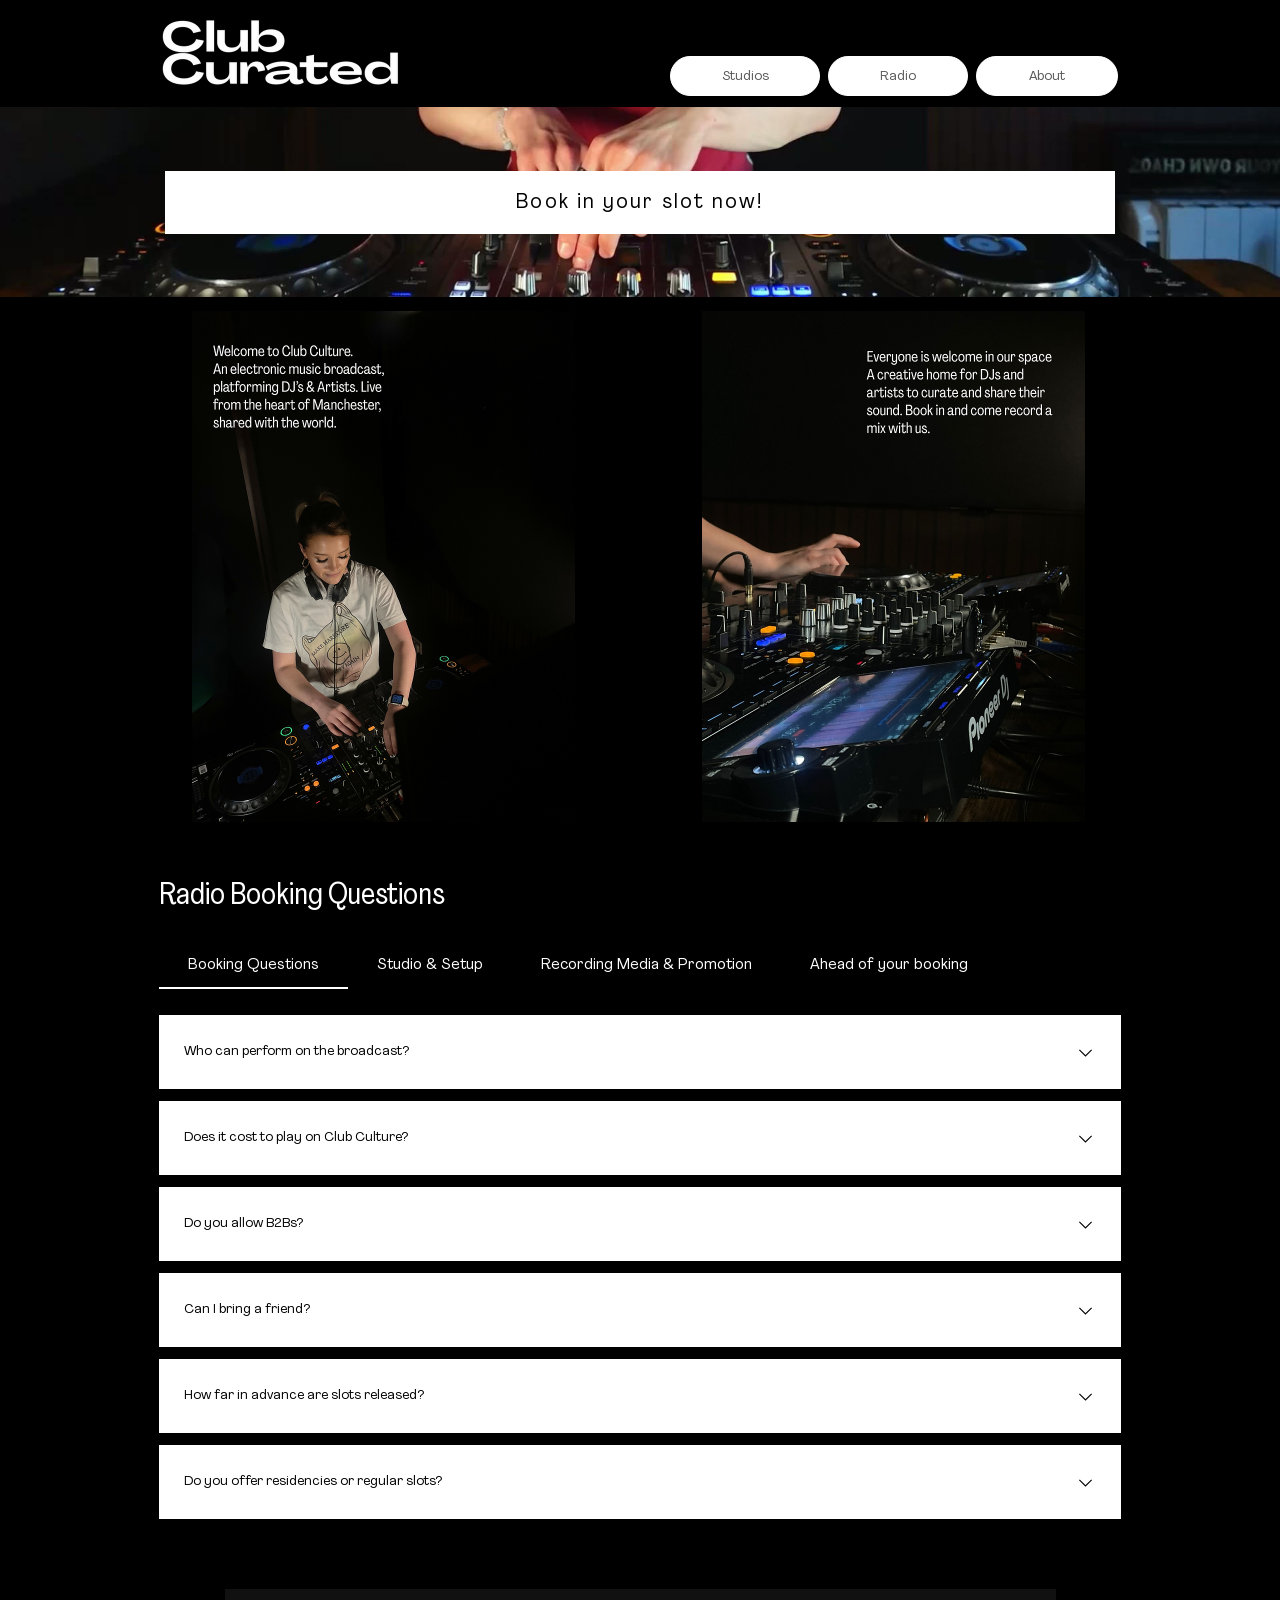
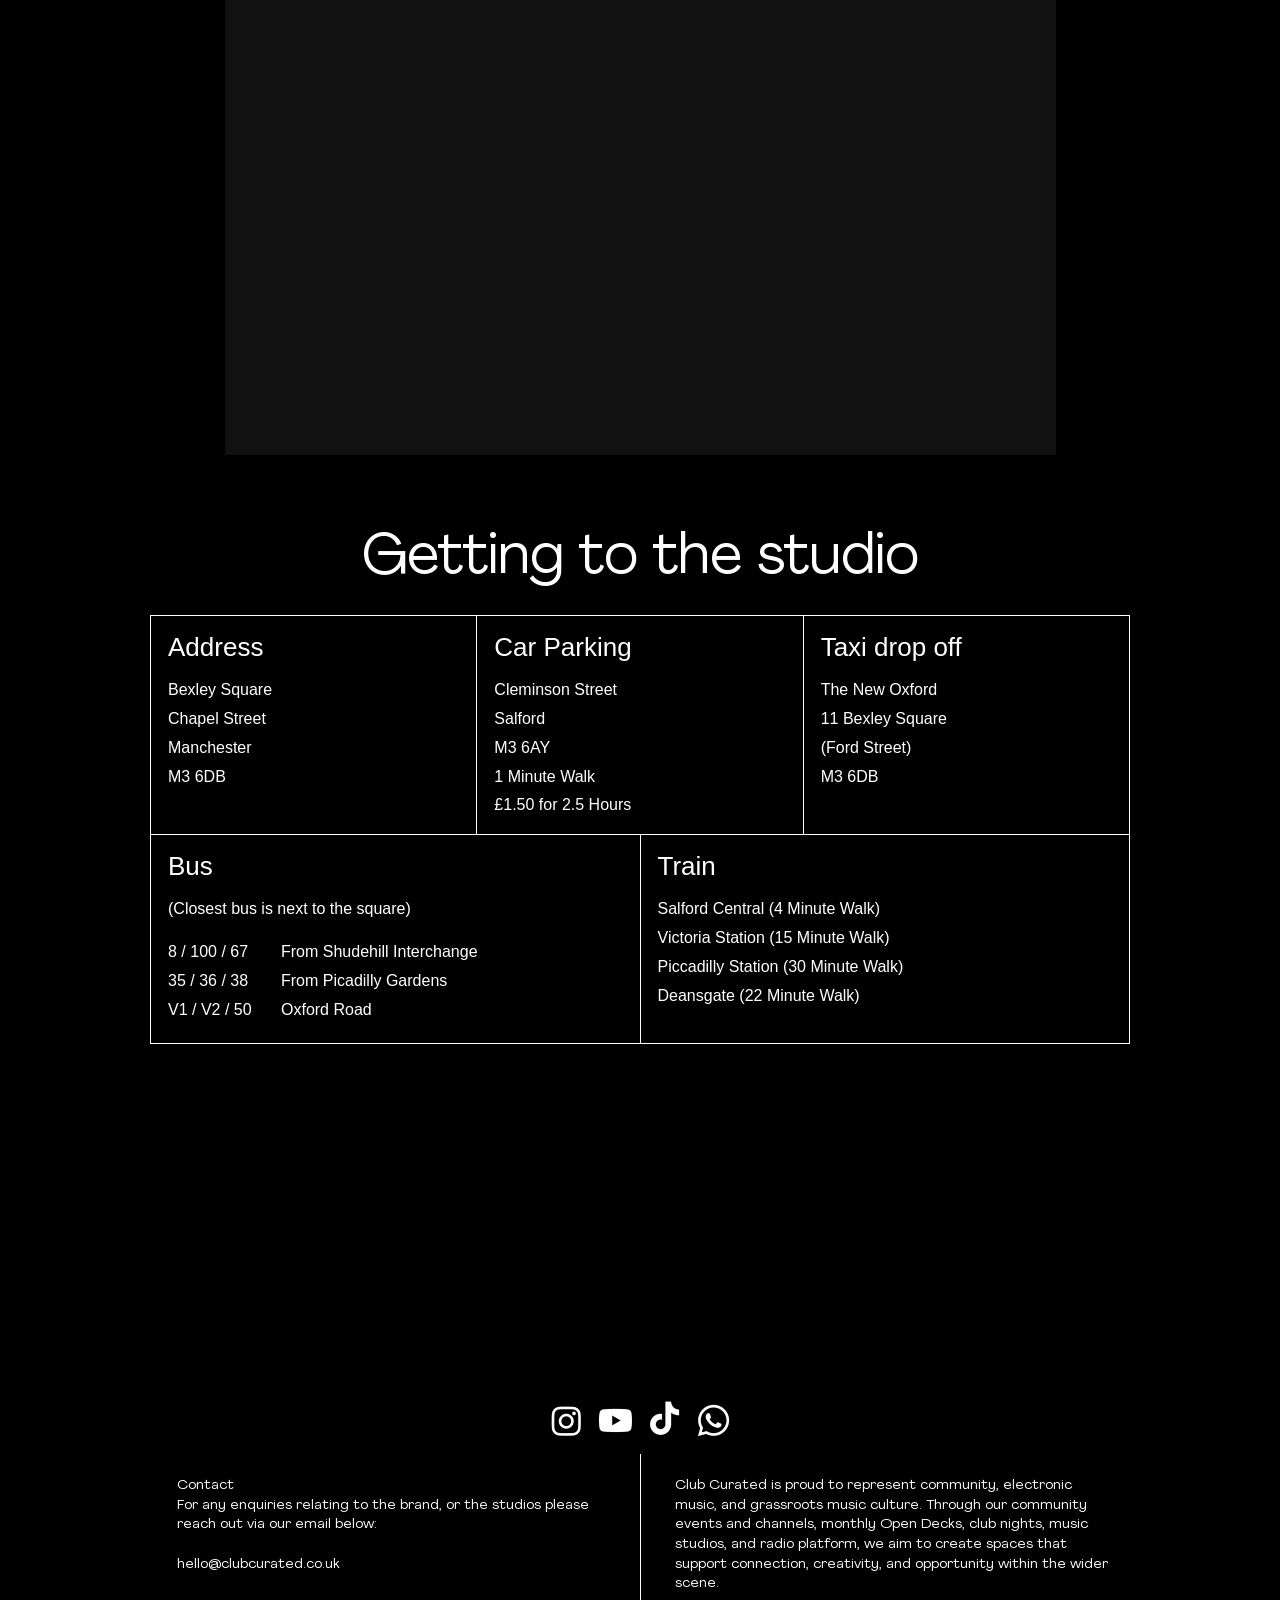
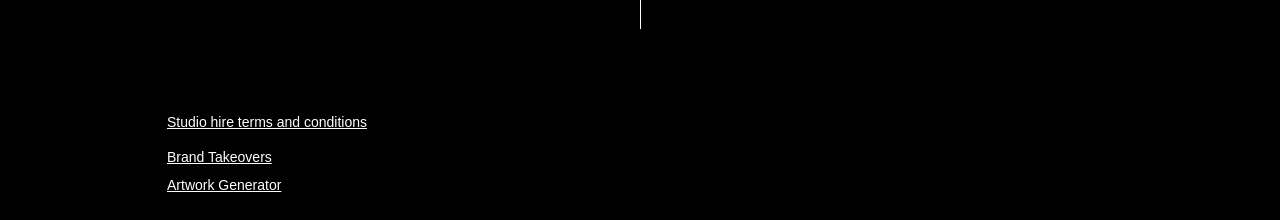
<file: index.html>
<!DOCTYPE html>
<html lang="en">
<head>
<meta charset="utf-8">
<meta name="viewport" content="width=device-width, initial-scale=1">
<title>Radio | Club Curated</title>
<meta name="description" content="Club Culture – an electronic music broadcast platforming DJs &amp; artists, live from the heart of Manchester.">
<meta property="og:title" content="Radio | Club Curated">
<meta property="og:site_name" content="Club Curated">
<meta property="og:type" content="website">
<link rel="icon" href="assets/img/logo.png">
<link rel="preload" href="assets/fonts/cc-1.woff2" as="font" type="font/woff2" crossorigin>
<link rel="stylesheet" href="assets/css/style.css">
</head>
<body>
<header class="site-header">
  <div class="wrap header-in">
    <a class="logo" href="index.html" aria-label="Club Curated – home"><img src="assets/img/logo.png" alt="Club Curated" width="243" height="68"></a>
    <nav class="nav" aria-label="Site">
      <div class="nav-item has-sub">
        <a class="pill" href="studios.html">Studios</a>
        <div class="sub"><a class="pill outline" href="dj-studio.html">DJ Studio</a><a class="pill outline" href="music-production.html">Music Production</a></div>
      </div>
      <div class="nav-item"><a class="pill" href="index.html" aria-current="page">Radio</a></div>
      <div class="nav-item"><a class="pill" href="about.html">About</a></div>
    </nav>
  </div>
</header>
<main>

<section class="strip" style="height:190px">
  <video class="strip-media" autoplay muted loop playsinline preload="auto" poster="assets/img/home-hero-poster.jpg" style="object-position:50% 100%"><source src="assets/video/home-hero.mp4" type="video/mp4"></video>
  <a class="btn-white" href="https://clubcutatedbookings.as.me/?appointmentType=95443633" target="_blank" rel="noopener" style="width:950px;height:63px;font:21px var(--f1);letter-spacing:2.1px">Book in your slot now!</a>
</section>

<section class="wrap home-duo">
  <img src="assets/img/home-1.png" alt="Welcome to Club Culture. An electronic music broadcast, platforming DJ's &amp; Artists. Live from the heart of Manchester, shared with the world." width="383" height="511">
  <img src="assets/img/home-2.png" alt="Everyone is welcome in our space. A creative home for DJs and artists to come by and share their sound. Book in and come record a mix with us." width="383" height="511">
</section>

<section class="wrap" style="padding:28px 9px 28px">
  <div class="faq" data-faq><h2 class="faq-title">Radio Booking Questions</h2><div class="faq-tabs" role="tablist"><button role="tab" id="f1t0" aria-controls="f1p0" aria-selected="true" class="faq-tab">Booking Questions</button><button role="tab" id="f1t1" aria-controls="f1p1" aria-selected="false" class="faq-tab">Studio &amp; Setup</button><button role="tab" id="f1t2" aria-controls="f1p2" aria-selected="false" class="faq-tab">Recording Media &amp; Promotion</button><button role="tab" id="f1t3" aria-controls="f1p3" aria-selected="false" class="faq-tab">Ahead of your booking</button></div><div role="tabpanel" id="f1p0" aria-labelledby="f1t0" class="faq-panel"><div class="acc"><button class="acc-head" aria-expanded="false" aria-controls="f1p0a0"><h3>Who can perform on the broadcast?</h3><svg class="chev" viewBox="0 0 24 24" aria-hidden="true"><path d="M5 9l7 7 7-7" fill="none" stroke="currentColor" stroke-width="1.3"/></svg></button><div class="acc-body" id="f1p0a0" hidden><p>Everyone is welcome to join us live on air! We celebrate all genres, sounds, and styles. The only requirement is that you’re comfortable and confident mixing on Pioneer CDJs.</p><p>If you’re still finding your rhythm, you’re welcome to book a private studio session first, perfect for practising before your live show.</p></div></div><div class="acc"><button class="acc-head" aria-expanded="false" aria-controls="f1p0a1"><h3>Does it cost to play on Club Culture?</h3><svg class="chev" viewBox="0 0 24 24" aria-hidden="true"><path d="M5 9l7 7 7-7" fill="none" stroke="currentColor" stroke-width="1.3"/></svg></button><div class="acc-body" id="f1p0a1" hidden><p>For radio shows, we ask for a contribution of £12 per hour.</p><p>Running a platform like this comes with ongoing costs - from studio rent and equipment finance &amp; upkeep to energy, cleaning, and software.</p><br><p>Whilst we keep fees as low as possible, and our team volunteers their time to keep things running smoothly. Your support helps us continue providing a space for creativity and community.</p><br><p>It remains essential to us as a brand that we remain accessible for all. We offer a program called the Creative Access Fund - if you would like to perform on the radio however are experiencing financial difficulty, please email <a href="mailto:radio@clubcurated.co.uk"><u>radio@clubcurated.co.uk</u></a><u>. </u>Each month we allocate hours towards the access fund, and will work towards supporting you to perform.</p></div></div><div class="acc"><button class="acc-head" aria-expanded="false" aria-controls="f1p0a2"><h3>Do you allow B2Bs?</h3><svg class="chev" viewBox="0 0 24 24" aria-hidden="true"><path d="M5 9l7 7 7-7" fill="none" stroke="currentColor" stroke-width="1.3"/></svg></button><div class="acc-body" id="f1p0a2" hidden><p>Absolutely - nothing beats mixing with your mates! Just book your slot together and include both artist names.</p></div></div><div class="acc"><button class="acc-head" aria-expanded="false" aria-controls="f1p0a3"><h3>Can I bring a friend?</h3><svg class="chev" viewBox="0 0 24 24" aria-hidden="true"><path d="M5 9l7 7 7-7" fill="none" stroke="currentColor" stroke-width="1.3"/></svg></button><div class="acc-body" id="f1p0a3" hidden><p>Yes! We welcome <strong>one guest per artist</strong> in the studio.</p></div></div><div class="acc"><button class="acc-head" aria-expanded="false" aria-controls="f1p0a4"><h3>How far in advance are slots released?</h3><svg class="chev" viewBox="0 0 24 24" aria-hidden="true"><path d="M5 9l7 7 7-7" fill="none" stroke="currentColor" stroke-width="1.3"/></svg></button><div class="acc-body" id="f1p0a4" hidden><p>We typically release slots <strong>four to six weeks in advance</strong>. If we’re fully booked, we’ll release dates further ahead.</p></div></div><div class="acc"><button class="acc-head" aria-expanded="false" aria-controls="f1p0a5"><h3>Do you offer residencies or regular slots?</h3><svg class="chev" viewBox="0 0 24 24" aria-hidden="true"><path d="M5 9l7 7 7-7" fill="none" stroke="currentColor" stroke-width="1.3"/></svg></button><div class="acc-body" id="f1p0a5" hidden><p>We love seeing DJs return! Your welcome to book in when you wish, however we will be opening up residency slots in January 2026.</p></div></div></div><div role="tabpanel" id="f1p1" aria-labelledby="f1t1" class="faq-panel" hidden><div class="acc"><button class="acc-head" aria-expanded="false" aria-controls="f1p1a0"><h3>Where is the studio located?</h3><svg class="chev" viewBox="0 0 24 24" aria-hidden="true"><path d="M5 9l7 7 7-7" fill="none" stroke="currentColor" stroke-width="1.3"/></svg></button><div class="acc-body" id="f1p1a0" hidden><p>Our studio is based on <strong>Bexley Square, Chapel Street</strong>, on the edge of Manchester City Centre (M3 6DB).</p></div></div><div class="acc"><button class="acc-head" aria-expanded="false" aria-controls="f1p1a1"><h3>What equipment is available?</h3><svg class="chev" viewBox="0 0 24 24" aria-hidden="true"><path d="M5 9l7 7 7-7" fill="none" stroke="currentColor" stroke-width="1.3"/></svg></button><div class="acc-body" id="f1p1a1" hidden><p>We’ve got <strong>two Pioneer CDJ-3000s</strong> and a <strong>four-channel Pioneer mixer</strong>, ready for you to plug in and play.</p></div></div><div class="acc"><button class="acc-head" aria-expanded="false" aria-controls="f1p1a2"><h3>Can I connect my own gear?</h3><svg class="chev" viewBox="0 0 24 24" aria-hidden="true"><path d="M5 9l7 7 7-7" fill="none" stroke="currentColor" stroke-width="1.3"/></svg></button><div class="acc-body" id="f1p1a2" hidden><p>If you’d like to bring additional equipment (like an FX unit) please let us know in advance so we can confirm compatibility. You can email us via <a href="mailto:studio@clubcurated.co.uk"><u>studio@clubcurated.co.uk</u></a> and we will be in touch.</p></div></div><div class="acc"><button class="acc-head" aria-expanded="false" aria-controls="f1p1a3"><h3>Do you support vinyl or hybrid sets?</h3><svg class="chev" viewBox="0 0 24 24" aria-hidden="true"><path d="M5 9l7 7 7-7" fill="none" stroke="currentColor" stroke-width="1.3"/></svg></button><div class="acc-body" id="f1p1a3" hidden><p>At the moment, the studio is digital / CDJ only, but we’re exploring options for vinyl in the future!</p></div></div><div class="acc"><button class="acc-head" aria-expanded="false" aria-controls="f1p1a4"><h3>What do I need to bring with me?</h3><svg class="chev" viewBox="0 0 24 24" aria-hidden="true"><path d="M5 9l7 7 7-7" fill="none" stroke="currentColor" stroke-width="1.3"/></svg></button><div class="acc-body" id="f1p1a4" hidden><p>Just yourself, <strong>headphones</strong>, and your <strong>USB</strong> (maybe a spare - just in case!).</p></div></div><div class="acc"><button class="acc-head" aria-expanded="false" aria-controls="f1p1a5"><h3>What kind of vibe can I expect?</h3><svg class="chev" viewBox="0 0 24 24" aria-hidden="true"><path d="M5 9l7 7 7-7" fill="none" stroke="currentColor" stroke-width="1.3"/></svg></button><div class="acc-body" id="f1p1a5" hidden><p>Our space is relaxed, inclusive, and creative. Built on good energy, collaboration, and community.</p></div></div></div><div role="tabpanel" id="f1p2" aria-labelledby="f1t2" class="faq-panel" hidden><div class="acc"><button class="acc-head" aria-expanded="false" aria-controls="f1p2a0"><h3>Can I download and post my mix after?</h3><svg class="chev" viewBox="0 0 24 24" aria-hidden="true"><path d="M5 9l7 7 7-7" fill="none" stroke="currentColor" stroke-width="1.3"/></svg></button><div class="acc-body" id="f1p2a0" hidden><p>Absolutely! Your mix will be uploaded for you to view and download shortly after your session - usually within a couple of hours.</p></div></div><div class="acc"><button class="acc-head" aria-expanded="false" aria-controls="f1p2a1"><h3>Do you do brand takeovers or collaborations?</h3><svg class="chev" viewBox="0 0 24 24" aria-hidden="true"><path d="M5 9l7 7 7-7" fill="none" stroke="currentColor" stroke-width="1.3"/></svg></button><div class="acc-body" id="f1p2a1" hidden><p>Absolutely, we love working with other promoters, collectives, and labels!</p><p>If you’re interested, email us at <strong>radio@clubcurated.co.uk</strong> and we’ll help you arrange your session.</p></div></div><div class="acc"><button class="acc-head" aria-expanded="false" aria-controls="f1p2a2"><h3>Are sets live-streamed or recorded on video?</h3><svg class="chev" viewBox="0 0 24 24" aria-hidden="true"><path d="M5 9l7 7 7-7" fill="none" stroke="currentColor" stroke-width="1.3"/></svg></button><div class="acc-body" id="f1p2a2" hidden><p>The sessions are live streamed on our social channels for viewers to tune in live!</p></div></div><div class="acc"><button class="acc-head" aria-expanded="false" aria-controls="f1p2a3"><h3>Can I use my set for my portfolio or EPK?</h3><svg class="chev" viewBox="0 0 24 24" aria-hidden="true"><path d="M5 9l7 7 7-7" fill="none" stroke="currentColor" stroke-width="1.3"/></svg></button><div class="acc-body" id="f1p2a3" hidden><p>Of course — we encourage you to share and showcase your work. Just credit <strong>Club Culture Radio</strong> when possible.</p></div></div><div class="acc"><button class="acc-head" aria-expanded="false" aria-controls="f1p2a4"><h3>Do you promote my set?</h3><svg class="chev" viewBox="0 0 24 24" aria-hidden="true"><path d="M5 9l7 7 7-7" fill="none" stroke="currentColor" stroke-width="1.3"/></svg></button><div class="acc-body" id="f1p2a4" hidden><p>Yes absolutely! We post a variety of promotion on our socials - and will provide you with the live stream link and content if you would like to promote it.</p></div></div></div><div role="tabpanel" id="f1p3" aria-labelledby="f1t3" class="faq-panel" hidden><div class="acc"><button class="acc-head" aria-expanded="false" aria-controls="f1p3a0"><h3>How do the sessions work?</h3><svg class="chev" viewBox="0 0 24 24" aria-hidden="true"><path d="M5 9l7 7 7-7" fill="none" stroke="currentColor" stroke-width="1.3"/></svg></button><div class="acc-body" id="f1p3a0" hidden><p>Please arrive <strong>15 minutes before</strong> your session. We’ll welcome you into the waiting area, and around five minutes before your slot, we’ll take you upstairs to the studio so you can get settled before the start of your set.</p></div></div><div class="acc"><button class="acc-head" aria-expanded="false" aria-controls="f1p3a1"><h3>How do I access the studio?</h3><svg class="chev" viewBox="0 0 24 24" aria-hidden="true"><path d="M5 9l7 7 7-7" fill="none" stroke="currentColor" stroke-width="1.3"/></svg></button><div class="acc-body" id="f1p3a1" hidden><p>Once your session is booked, you’ll receive an email with a contact number.</p><p>When you arrive at Bexley Square (you’ll know you’re there when you see the metal horse!), text the number — we’ll come down to greet you and let you in.</p></div></div><div class="acc"><button class="acc-head" aria-expanded="false" aria-controls="f1p3a2"><h3>What if I’m late?</h3><svg class="chev" viewBox="0 0 24 24" aria-hidden="true"><path d="M5 9l7 7 7-7" fill="none" stroke="currentColor" stroke-width="1.3"/></svg></button><div class="acc-body" id="f1p3a2" hidden><p>If you’re running late, please text us as soon as possible. Unfortunately we are not able to extend your allocated slot, due to following bookings.</p></div></div><div class="acc"><button class="acc-head" aria-expanded="false" aria-controls="f1p3a3"><h3>What if I need to cancel my session?</h3><svg class="chev" viewBox="0 0 24 24" aria-hidden="true"><path d="M5 9l7 7 7-7" fill="none" stroke="currentColor" stroke-width="1.3"/></svg></button><div class="acc-body" id="f1p3a3" hidden><p>If you cancel <strong>at least 48 hours in advance</strong>, we’ll issue a voucher so you can rebook.</p><p>If you can’t make it last minute, you’re welcome to transfer your slot to a friend or ask us to help fill it.</p></div></div></div></div>
</section>

<section class="wrap" style="padding:42px 0 43px">
  <div class="yt" style="max-width:831px;aspect-ratio:831/466"><iframe src="https://www.youtube-nocookie.com/embed/BVKsDjapSDw?rel=0&playsinline=1" title="Club Culture Radio" loading="lazy" allow="accelerometer; autoplay; clipboard-write; encrypted-media; gyroscope; picture-in-picture; web-share" allowfullscreen></iframe></div>
</section>

<section class="wrap travel">
  <h2 class="travel-title">Getting to the studio</h2>
  <div class="travel-grid">
    <div class="cell c3"><h3>Address</h3><p>Bexley Square<br>Chapel Street<br>Manchester<br>M3 6DB</p></div>
    <div class="cell c3"><h3>Car Parking</h3><p>Cleminson Street<br>Salford<br>M3 6AY<br>1 Minute Walk<br>£1.50 for 2.5 Hours</p></div>
    <div class="cell c3"><h3>Taxi drop off</h3><p>The New Oxford<br>11 Bexley Square<br>(Ford Street)<br>M3 6DB</p></div>
    <div class="cell c2"><h3>Bus</h3><p>(Closest bus is next to the square)</p>
      <table class="bus"><tr><td>8 / 100 / 67</td><td>From Shudehill Interchange</td></tr><tr><td>35 / 36 / 38</td><td>From Picadilly Gardens</td></tr><tr><td>V1 / V2 / 50</td><td>Oxford Road</td></tr></table></div>
    <div class="cell c2"><h3>Train</h3><p>Salford Central (4 Minute Walk)<br>Victoria Station (15 Minute Walk)<br>Piccadilly Station (30 Minute Walk)<br>Deansgate (22 Minute Walk)</p></div>
  </div>
  <iframe class="map" title="Map – Bexley Square, Chapel Street, Manchester M3 6DB" loading="lazy" referrerpolicy="no-referrer-when-downgrade"
    src="https://www.google.com/maps?q=Bexley+Square,+Chapel+Street,+Salford+M3+6DB&z=15&output=embed"></iframe>
</section>

</main>
<footer class="site-footer">
  <div class="wrap">
    <div class="social">
      <a href="https://www.instagram.com/club.curated/" target="_blank" rel="noopener"><img src="assets/img/icon-instagram.png" alt="Instagram" width="39" height="39"></a>
      <a href="https://www.youtube.com/@clubcultureradio" target="_blank" rel="noopener"><img src="assets/img/icon-youtube.png" alt="Youtube" width="39" height="39"></a>
      <a href="https://www.tiktok.com/@clubcurateduk" target="_blank" rel="noopener"><img src="assets/img/icon-tiktok.png" alt="TikTok" width="39" height="39"></a>
      <a href="https://chat.whatsapp.com/BN3gUp1y9rXGpGWtrrthzJ?mode=gi_t" target="_blank" rel="noopener"><img src="assets/img/icon-whatsapp.png" alt="Whatsapp" width="39" height="39"></a>
    </div>
    <div class="foot-cols">
      <div class="foot-col">
        <p>Contact</p>
        <p>For any enquiries relating to the brand, or the studios please reach out via our email below:</p>
        <p>&nbsp;</p>
        <p><a href="mailto:hello@clubcurated.co.uk">hello@clubcurated.co.uk</a></p>
      </div>
      <div class="foot-col">
        <p>Club Curated is proud to represent community, electronic music, and grassroots music culture. Through our community events and channels, monthly Open Decks, club nights, music studios, and radio platform, we aim to create spaces that support connection, creativity, and opportunity within the wider scene.</p>
      </div>
    </div>
    <ul class="foot-links">
      <li><a href="studio-terms-and-conditions.html">Studio hire terms and conditions</a></li>
      <li><a href="brand-takeovers.html">Brand Takeovers</a></li>
      <li><a href="generate-artwork.html">Artwork Generator</a></li>
    </ul>
  </div>
</footer>
<script src="assets/js/site.js" defer></script>
</body>
</html>
</file>
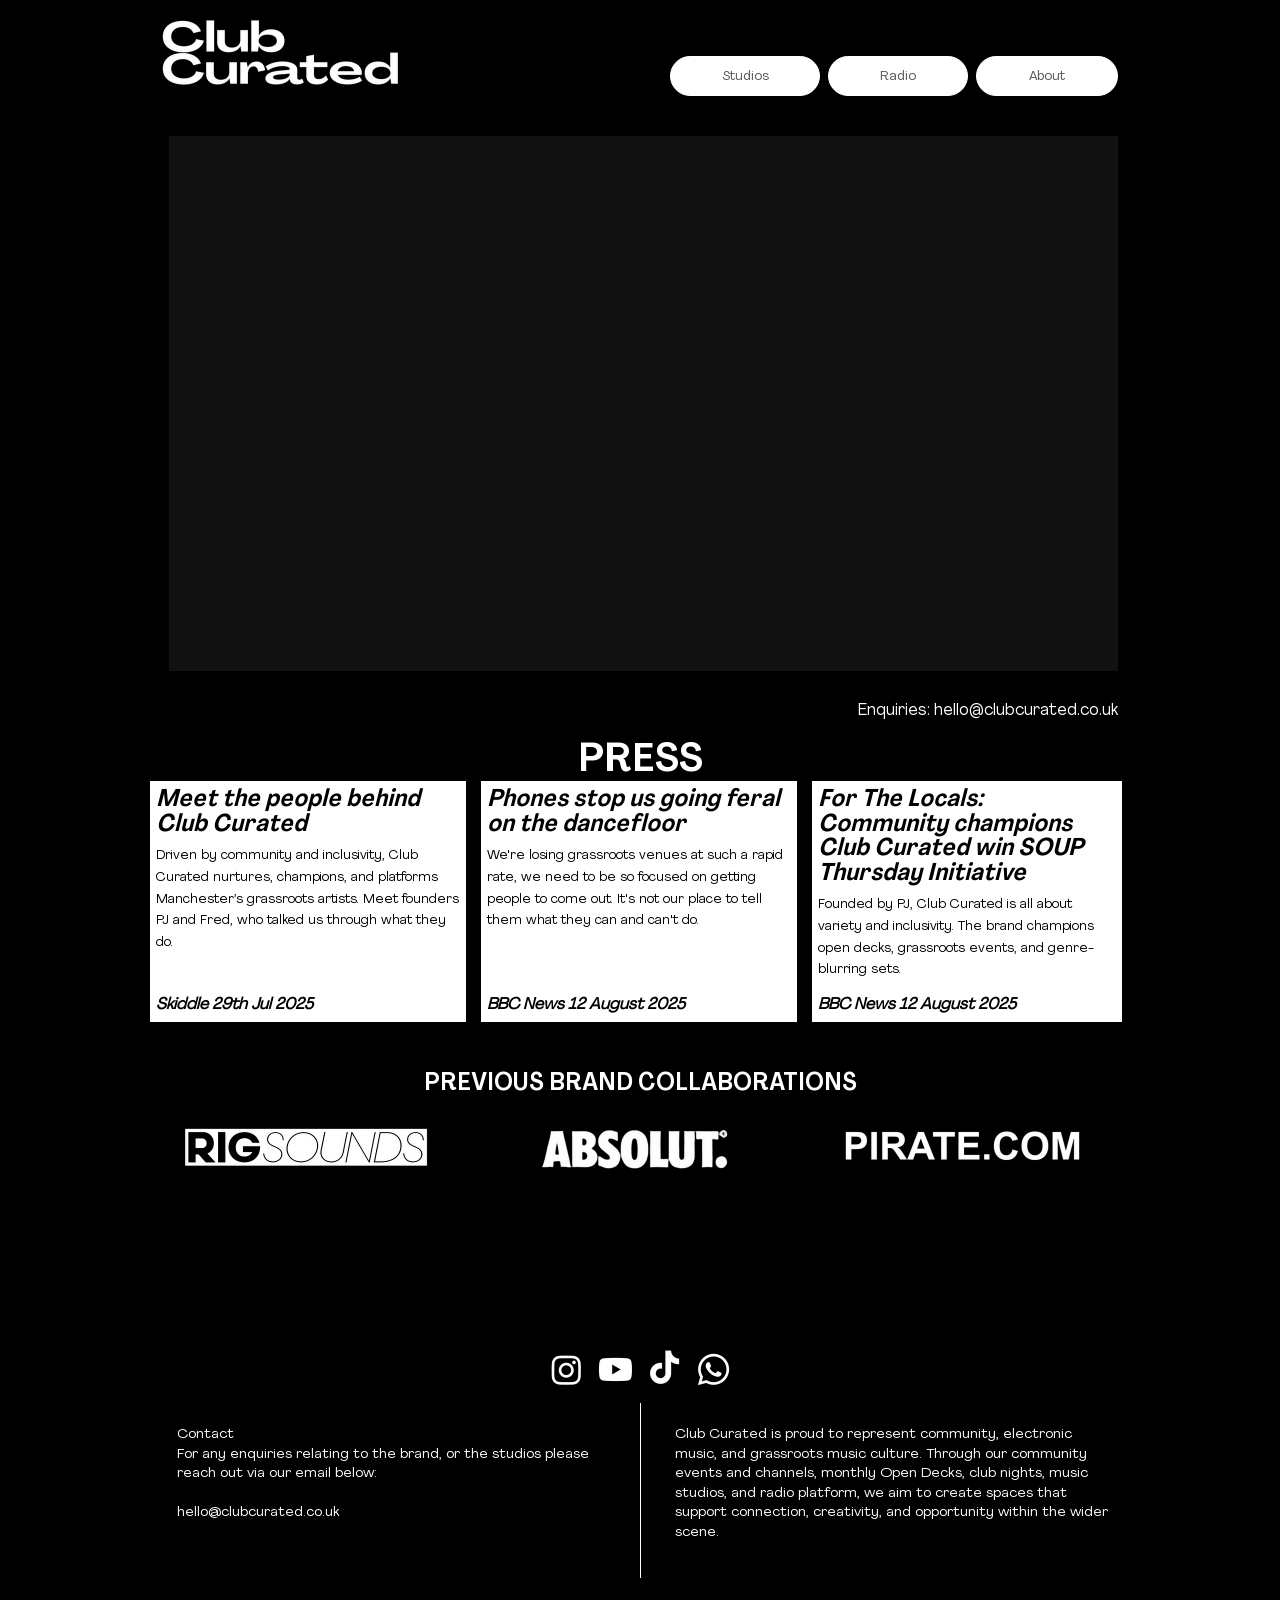
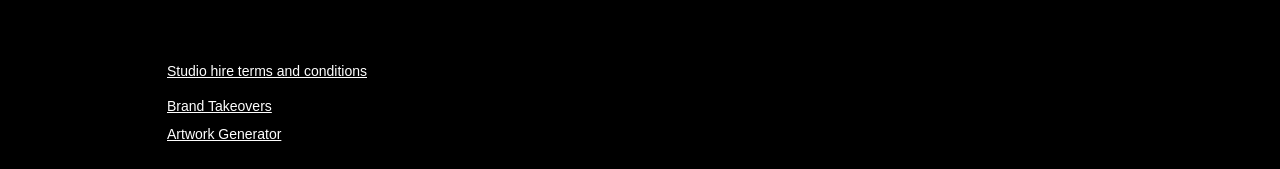
<file: about.html>
<!DOCTYPE html>
<html lang="en">
<head>
<meta charset="utf-8">
<meta name="viewport" content="width=device-width, initial-scale=1">
<title>About | Club Curated</title>
<meta name="description" content="About Club Curated – press, brand collaborations and enquiries.">
<meta property="og:title" content="About | Club Curated">
<meta property="og:site_name" content="Club Curated">
<meta property="og:type" content="website">
<link rel="icon" href="assets/img/logo.png">
<link rel="preload" href="assets/fonts/cc-1.woff2" as="font" type="font/woff2" crossorigin>
<link rel="stylesheet" href="assets/css/style.css">
</head>
<body>
<header class="site-header">
  <div class="wrap header-in">
    <a class="logo" href="index.html" aria-label="Club Curated – home"><img src="assets/img/logo.png" alt="Club Curated" width="243" height="68"></a>
    <nav class="nav" aria-label="Site">
      <div class="nav-item has-sub">
        <a class="pill" href="studios.html">Studios</a>
        <div class="sub"><a class="pill outline" href="dj-studio.html">DJ Studio</a><a class="pill outline" href="music-production.html">Music Production</a></div>
      </div>
      <div class="nav-item"><a class="pill" href="index.html">Radio</a></div>
      <div class="nav-item"><a class="pill" href="about.html" aria-current="page">About</a></div>
    </nav>
  </div>
</header>
<main>

<section class="wrap" style="padding:29px 12px 14px 19px">
  <div class="yt" style="max-width:949px;aspect-ratio:949/535"><iframe src="https://www.youtube-nocookie.com/embed/1DBEdX3zUqU?rel=0&playsinline=1" title="Club Curated" loading="lazy" allow="accelerometer; autoplay; clipboard-write; encrypted-media; gyroscope; picture-in-picture; web-share" allowfullscreen></iframe></div>
</section>

<section class="wrap about">
  <p class="enq f2">Enquiries: <a href="mailto:hello@clubcurated.co.uk">hello@clubcurated.co.uk</a></p>
  <h2 class="f4 center" style="font-size:40px;line-height:56px;margin-top:11px">PRESS</h2>
  <div class="press">
    <a class="press-card" href="https://www.skiddle.com/news/all/Meet-the-people-behind-Club-Curated/60421/" target="_blank" rel="noopener" style="min-height:220px"><span class="pc-title">Meet the people behind Club Curated</span><span class="pc-body">Driven by community and inclusivity, Club Curated nurtures, champions, and platforms Manchester’s grassroots artists. Meet founders PJ and Fred, who talked us through what they do.</span><span class="pc-src">Skiddle 29th Jul 2025</span></a>
    <a class="press-card" href="https://www.skiddle.com/news/all/Meet-the-people-behind-Club-Curated/60421/" target="_blank" rel="noopener" style="min-height:220px"><span class="pc-title">Phones stop us going feral on the dancefloor</span><span class="pc-body">We're losing grassroots venues at such a rapid rate, we need to be so focused on getting people to come out. It's not our place to tell them what they can and can't do.</span><span class="pc-src">BBC News 12 August 2025</span></a>
    <a class="press-card" href="https://www.skiddle.com/news/all/Meet-the-people-behind-Club-Curated/60421/" target="_blank" rel="noopener" style="min-height:217px"><span class="pc-title">For The Locals: Community champions Club Curated win SOUP Thursday Initiative</span><span class="pc-body">Founded by PJ, Club Curated is all about variety and inclusivity. The brand champions open decks, grassroots events, and genre-blurring sets.</span><span class="pc-src">BBC News 12 August 2025</span></a>
  </div>
  <h2 class="f4 center" style="font-size:24px;line-height:33.6px;margin-top:46px">PREVIOUS BRAND COLLABORATIONS</h2>
  <div class="collabs">
    <img src="assets/img/about-rigsounds.png" alt="Rig Sounds" width="246" height="39">
    <img src="assets/img/about-absolut.png" alt="Absolut" width="194" height="45">
    <img src="assets/img/about-pirate.png" alt="Pirate.com" width="246" height="34">
  </div>
</section>

</main>
<footer class="site-footer">
  <div class="wrap">
    <div class="social">
      <a href="https://www.instagram.com/club.curated/" target="_blank" rel="noopener"><img src="assets/img/icon-instagram.png" alt="Instagram" width="39" height="39"></a>
      <a href="https://www.youtube.com/@clubcultureradio" target="_blank" rel="noopener"><img src="assets/img/icon-youtube.png" alt="Youtube" width="39" height="39"></a>
      <a href="https://www.tiktok.com/@clubcurateduk" target="_blank" rel="noopener"><img src="assets/img/icon-tiktok.png" alt="TikTok" width="39" height="39"></a>
      <a href="https://chat.whatsapp.com/BN3gUp1y9rXGpGWtrrthzJ?mode=gi_t" target="_blank" rel="noopener"><img src="assets/img/icon-whatsapp.png" alt="Whatsapp" width="39" height="39"></a>
    </div>
    <div class="foot-cols">
      <div class="foot-col">
        <p>Contact</p>
        <p>For any enquiries relating to the brand, or the studios please reach out via our email below:</p>
        <p>&nbsp;</p>
        <p><a href="mailto:hello@clubcurated.co.uk">hello@clubcurated.co.uk</a></p>
      </div>
      <div class="foot-col">
        <p>Club Curated is proud to represent community, electronic music, and grassroots music culture. Through our community events and channels, monthly Open Decks, club nights, music studios, and radio platform, we aim to create spaces that support connection, creativity, and opportunity within the wider scene.</p>
      </div>
    </div>
    <ul class="foot-links">
      <li><a href="studio-terms-and-conditions.html">Studio hire terms and conditions</a></li>
      <li><a href="brand-takeovers.html">Brand Takeovers</a></li>
      <li><a href="generate-artwork.html">Artwork Generator</a></li>
    </ul>
  </div>
</footer>
<script src="assets/js/site.js" defer></script>
</body>
</html>
</file>
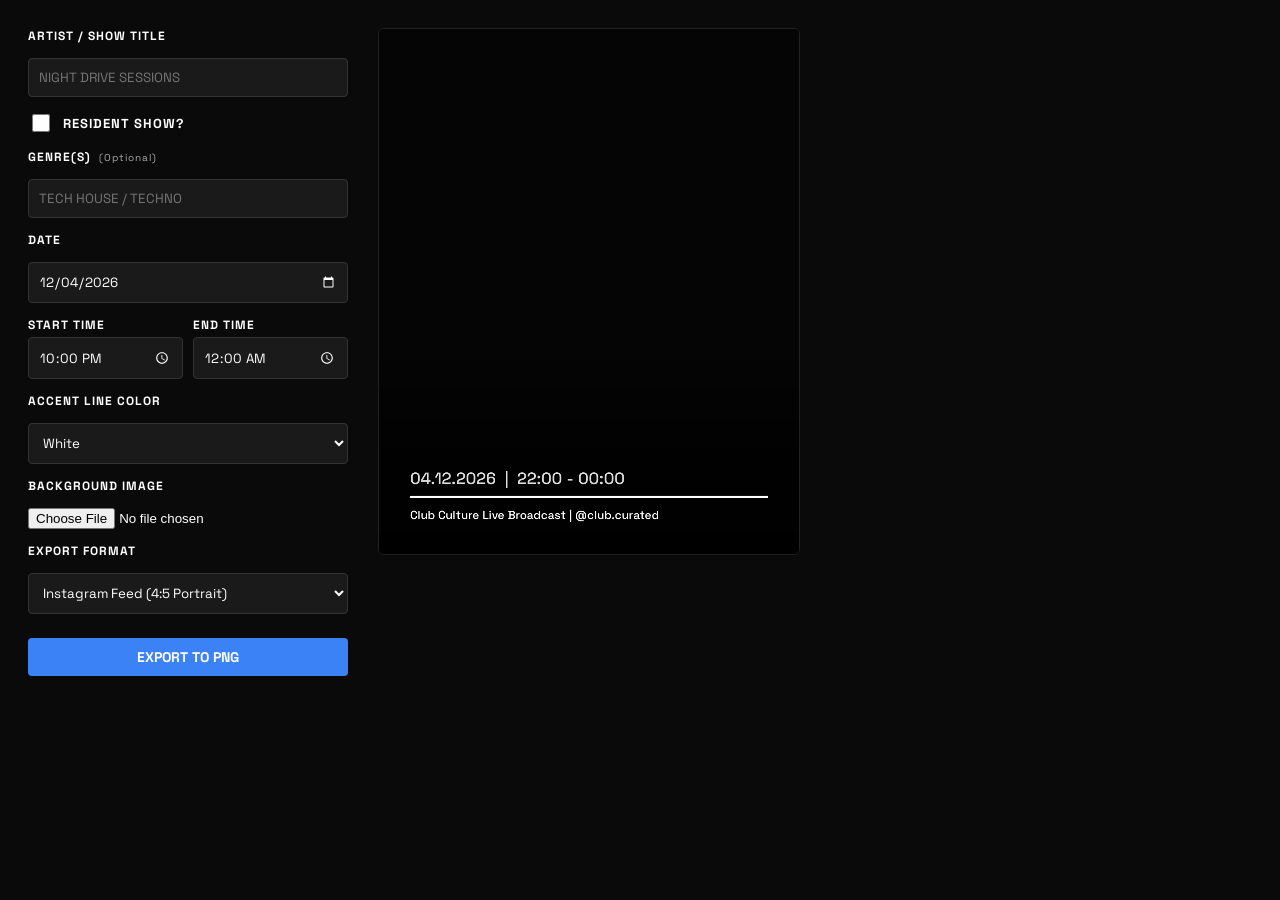
<file: artwork-generator.html>
<!DOCTYPE html>
<html lang="en">
<head>
  <meta charset="UTF-8">
  <meta name="viewport" content="width=device-width, initial-scale=1">
  <title>Club Curated Promo Card Generator</title>
  <link rel="preconnect" href="https://fonts.googleapis.com">
  <link rel="preconnect" href="https://fonts.gstatic.com" crossorigin>
  <link href="https://fonts.googleapis.com/css2?family=Space+Grotesk:wght@500;700&display=swap" rel="stylesheet">

  <style>
    body { font-family: 'Space Grotesk', sans-serif; background: #0a0a0a; color: #fff; padding: 20px; }
    .container { display: flex; gap: 30px; flex-wrap: wrap; }
    .form { width: 320px; display: flex; flex-direction: column; gap: 14px; }

    label { font-size: 12px; text-transform: uppercase; color: #ffffff; font-weight: bold; letter-spacing: 1px; }
    .optional-text { font-size: 10px; color: #aaa; text-transform: none; font-weight: normal; margin-left: 4px; }

    .checkbox-row { display: flex; align-items: center; gap: 10px; cursor: pointer; user-select: none; }
    .checkbox-row input { width: 18px; height: 18px; accent-color: #3b82f6; cursor: pointer; }
    .checkbox-row label { cursor: pointer; font-size: 13px; color: #fff; }

    input[type="text"], input[type="date"], input[type="time"], select, button {
      padding: 10px; background: #1a1a1a; color: #fff; border: 1px solid #333; font-family: inherit; border-radius: 4px;
    }
    input[type="date"], input[type="time"] { color-scheme: dark; }
    .time-row { display: flex; gap: 10px; }
    .time-row div { flex: 1; display: flex; flex-direction: column; gap: 4px; }

    button { background: #3b82f6; color: #ffffff; font-weight: bold; border: none; cursor: pointer; margin-top: 10px; font-size: 14px; text-transform: uppercase; transition: background 0.2s ease; }
    button:hover { background: #2563eb; }

    canvas { background: #000; border: 1px solid #222; max-width: 420px; height: auto; border-radius: 6px; }
  </style>
</head>
<body>

<div class="container">
  <div class="form">
    <label>Artist / Show Title</label>
    <input type="text" id="titleInput" value="" placeholder="NIGHT DRIVE SESSIONS">

    <div class="checkbox-row">
      <input type="checkbox" id="residentCheck">
      <label for="residentCheck">Resident Show?</label>
    </div>

    <label>Genre(s) <span class="optional-text">(Optional)</span></label>
    <input type="text" id="genreInput" value="" placeholder="TECH HOUSE / TECHNO">

    <label>Date</label>
    <input type="date" id="dateInput">

    <div class="time-row">
      <div>
        <label>Start Time</label>
        <input type="time" id="startTimeInput" value="22:00">
      </div>
      <div>
        <label>End Time</label>
        <input type="time" id="endTimeInput" value="00:00">
      </div>
    </div>

    <label>Accent Line Color</label>
    <select id="colorSelect">
      <option value="#ffffff" selected>White</option>
      <option value="#3b82f6">Medium Blue</option>
      <option value="#800020">Burgundy</option>
      <option value="#f4c2c2">Baby Pink</option>
      <option value="#121212">Off-Black</option>
    </select>

    <label>Background Image</label>
    <input type="file" id="imageInput" accept="image/*">

    <label>Export Format</label>
    <select id="formatSelect">
      <option value="4x5">Instagram Feed (4:5 Portrait)</option>
      <option value="9x16">Instagram Story (9:16 Full Screen)</option>
    </select>

    <button id="downloadBtn">Export to PNG</button>
  </div>

  <div class="preview">
    <canvas id="cardCanvas" width="1080" height="1350"></canvas>
  </div>
</div>

<script>
  const canvas = document.getElementById('cardCanvas');
  const ctx = canvas.getContext('2d');

  const titleInput = document.getElementById('titleInput');
  const residentCheck = document.getElementById('residentCheck');
  const genreInput = document.getElementById('genreInput');
  const dateInput = document.getElementById('dateInput');
  const startTimeInput = document.getElementById('startTimeInput');
  const endTimeInput = document.getElementById('endTimeInput');
  const formatSelect = document.getElementById('formatSelect');
  const colorSelect = document.getElementById('colorSelect');
  const imageInput = document.getElementById('imageInput');
  const downloadBtn = document.getElementById('downloadBtn');

  const today = new Date().toISOString().split('T')[0];
  dateInput.value = today;

  let bgImage = null;

  function formatDateString(rawDate) {
    if (!rawDate) return '';
    const [year, month, day] = rawDate.split('-');
    return `${day}.${month}.${year}`;
  }

  function drawFittedText(text, x, y, maxWidth, initialFontSize) {
    if (!text) return;
    let fontSize = initialFontSize;
    ctx.font = `700 ${fontSize}px "Space Grotesk", sans-serif`;

    while (ctx.measureText(text).width > maxWidth && fontSize > 28) {
      fontSize -= 2;
      ctx.font = `700 ${fontSize}px "Space Grotesk", sans-serif`;
    }

    ctx.fillText(text, x, y);
  }

  function renderCard() {
    if (formatSelect.value === '9x16') {
      canvas.width = 1080;
      canvas.height = 1920;
    } else {
      canvas.width = 1080;
      canvas.height = 1350;
    }

    ctx.fillStyle = '#050505';
    ctx.fillRect(0, 0, canvas.width, canvas.height);

    // Draw Background Photo
    if (bgImage) {
      const scale = Math.max(canvas.width / bgImage.width, canvas.height / bgImage.height);
      const x = (canvas.width / 2) - (bgImage.width / 2) * scale;
      const y = (canvas.height / 2) - (bgImage.height / 2) * scale;
      ctx.drawImage(bgImage, x, y, bgImage.width * scale, bgImage.height * scale);
    }

    // SOFT BLACK FADE (BOTTOM FOR TEXT)
    const fadeHeight = canvas.height * 0.40;
    const bottomGradient = ctx.createLinearGradient(0, canvas.height - fadeHeight, 0, canvas.height);
    bottomGradient.addColorStop(0, 'rgba(0, 0, 0, 0)');
    bottomGradient.addColorStop(0.5, 'rgba(0, 0, 0, 0.7)');
    bottomGradient.addColorStop(1, 'rgba(0, 0, 0, 0.95)');
    ctx.fillStyle = bottomGradient;
    ctx.fillRect(0, canvas.height - fadeHeight, canvas.width, fadeHeight);

    ctx.textAlign = 'left';

    // BADGES (RESIDENT & GENRES)
    let currentBadgeX = 80;
    const badgeY = canvas.height - 350;

    // 1. Resident Badge
    if (residentCheck.checked) {
      const resText = "RESIDENT SHOW";
      ctx.font = '700 22px "Space Grotesk", sans-serif';
      const resWidth = ctx.measureText(resText).width + 30;

      ctx.fillStyle = colorSelect.value;
      ctx.beginPath();
      ctx.roundRect(currentBadgeX, badgeY, resWidth, 38, 4);
      ctx.fill();

      const badgeHex = colorSelect.value.toLowerCase();
      if (badgeHex === '#ffffff' || badgeHex === '#f4c2c2') {
        ctx.fillStyle = '#000000';
      } else {
        ctx.fillStyle = '#ffffff';
      }

      ctx.fillText(resText, currentBadgeX + 15, badgeY + 26);

      currentBadgeX += resWidth + 15;
    }

    // 2. Genre Badge
    const genreText = genreInput.value.trim().toUpperCase();
    if (genreText.length > 0) {
      ctx.font = '700 22px "Space Grotesk", sans-serif';
      const genreWidth = ctx.measureText(genreText).width + 30;

      ctx.fillStyle = 'rgba(255, 255, 255, 0.15)';
      ctx.strokeStyle = '#ffffff';
      ctx.lineWidth = 1.5;

      ctx.beginPath();
      ctx.roundRect(currentBadgeX, badgeY, genreWidth, 38, 4);
      ctx.fill();
      ctx.stroke();

      ctx.fillStyle = '#ffffff';
      ctx.fillText(genreText, currentBadgeX + 15, badgeY + 26);
    }

    ctx.fillStyle = '#ffffff';

    // Fitted Title Rendering
    drawFittedText(titleInput.value.toUpperCase(), 80, canvas.height - 240, canvas.width - 160, 72);

    // Date & Time
    const formattedDate = formatDateString(dateInput.value);
    const timeString = `${startTimeInput.value} - ${endTimeInput.value}`;
    ctx.font = '500 42px "Space Grotesk", sans-serif';
    ctx.fillStyle = '#dddddd';
    ctx.fillText(`${formattedDate}  |  ${timeString}`, 80, canvas.height - 180);

    // Accent Line
    ctx.fillStyle = colorSelect.value;
    ctx.fillRect(80, canvas.height - 150, canvas.width - 160, 6);

    // Station Line
    ctx.font = '500 30px "Space Grotesk", sans-serif';
    ctx.fillStyle = '#ffffff';
    ctx.fillText('Club Culture Live Broadcast | @club.curated', 80, canvas.height - 90);
  }

  imageInput.addEventListener('change', (e) => {
    const file = e.target.files[0];
    if (file) {
      const reader = new FileReader();
      reader.onload = (event) => {
        bgImage = new Image();
        bgImage.onload = () => renderCard();
        bgImage.src = event.target.result;
      };
      reader.readAsDataURL(file);
    }
  });

  [titleInput, residentCheck, genreInput, dateInput, startTimeInput, endTimeInput, formatSelect, colorSelect].forEach(input => {
    input.addEventListener('input', renderCard);
  });

  downloadBtn.addEventListener('click', () => {
    const link = document.createElement('a');
    const fileName = titleInput.value.trim() ? titleInput.value.toLowerCase().replace(/\s+/g, '-') : 'promo-card';
    link.download = `${fileName}-${formatSelect.value}.png`;
    link.href = canvas.toDataURL('image/png');
    link.click();
  });

  document.fonts.ready.then(() => renderCard());
</script>

</body>
</html>
</file>
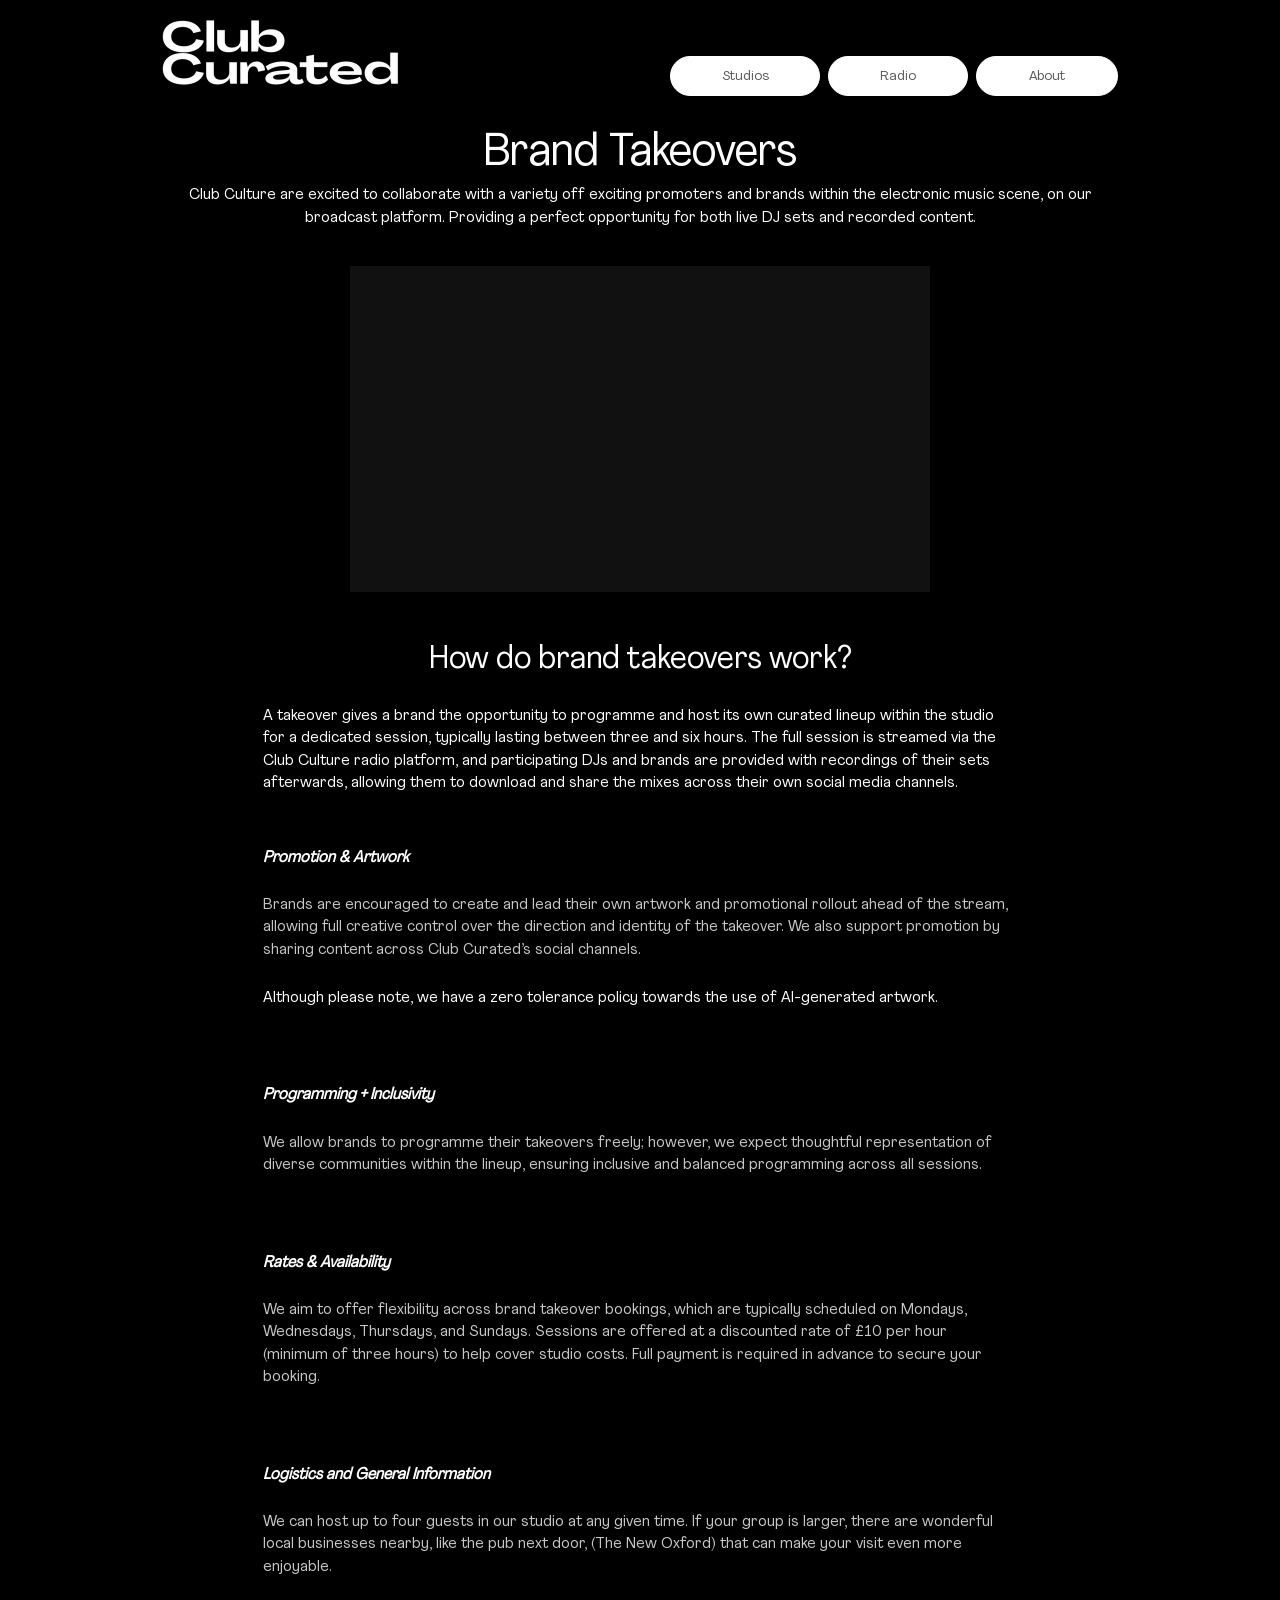
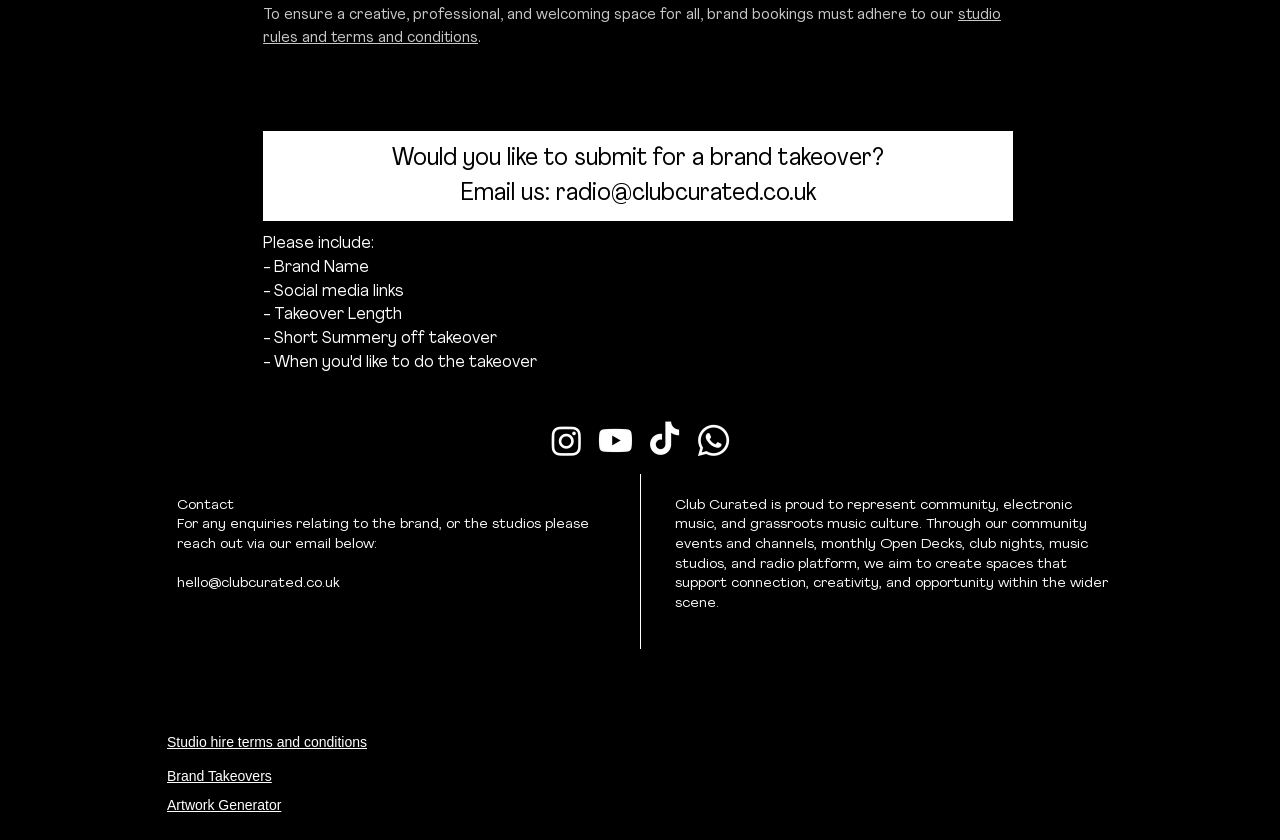
<file: brand-takeovers.html>
<!DOCTYPE html>
<html lang="en">
<head>
<meta charset="utf-8">
<meta name="viewport" content="width=device-width, initial-scale=1">
<title>Brand Takeovers | Club Curated</title>
<meta name="description" content="Brand takeovers on the Club Culture broadcast platform – how they work, rates and how to apply.">
<meta property="og:title" content="Brand Takeovers | Club Curated">
<meta property="og:site_name" content="Club Curated">
<meta property="og:type" content="website">
<link rel="icon" href="assets/img/logo.png">
<link rel="preload" href="assets/fonts/cc-1.woff2" as="font" type="font/woff2" crossorigin>
<link rel="stylesheet" href="assets/css/style.css">
</head>
<body>
<header class="site-header">
  <div class="wrap header-in">
    <a class="logo" href="index.html" aria-label="Club Curated – home"><img src="assets/img/logo.png" alt="Club Curated" width="243" height="68"></a>
    <nav class="nav" aria-label="Site">
      <div class="nav-item has-sub">
        <a class="pill" href="studios.html">Studios</a>
        <div class="sub"><a class="pill outline" href="dj-studio.html">DJ Studio</a><a class="pill outline" href="music-production.html">Music Production</a></div>
      </div>
      <div class="nav-item"><a class="pill" href="index.html">Radio</a></div>
      <div class="nav-item"><a class="pill" href="about.html">About</a></div>
    </nav>
  </div>
</header>
<main>

<section class="wrap f1 center" style="padding:15px 20px 19px">
  <h1 style="font-size:46px;line-height:64.4px;font-weight:400">Brand Takeovers</h1>
  <p style="font-size:16px;line-height:22.4px;margin-top:-2px">Club Culture are excited to collaborate with a variety off exciting promoters and brands within the electronic music scene, on our broadcast platform. Providing a perfect opportunity for both live DJ sets and recorded content.</p>
</section>
<section class="wrap" style="padding:18px 0 18px">
  <div class="yt" style="max-width:580px;aspect-ratio:580/326"><iframe src="https://www.youtube-nocookie.com/embed/UYZp6oKWsXE?rel=0&playsinline=1" title="Club Culture brand takeover" loading="lazy" allow="accelerometer; autoplay; clipboard-write; encrypted-media; gyroscope; picture-in-picture; web-share" allowfullscreen></iframe></div>
</section>
<section class="wrap takeover f1">
  <h2 class="center" style="font-size:32px;line-height:44.8px;font-weight:400">How do brand takeovers work?</h2>
  <div class="tk-col">
    <p style="margin-top:22px">A takeover gives a brand the opportunity to programme and host its own curated lineup within the studio for a dedicated session, typically lasting between three and six hours. The full session is streamed via the Club Culture radio platform, and participating DJs and brands are provided with recordings of their sets afterwards, allowing them to download and share the mixes across their own social media channels.</p>
    <h3>Promotion &amp; Artwork</h3>
    <p class="dim">Brands are encouraged to create and lead their own artwork and promotional rollout ahead of the stream, allowing full creative control over the direction and identity of the takeover. We also support promotion by sharing content across Club Curated’s social channels.</p>
    <p style="margin-top:26px">Although please note, we have a zero tolerance policy towards the use of AI-generated artwork.</p>
    <h3 style="margin-top:75px">Programming + Inclusivity</h3>
    <p class="dim">We allow brands to programme their takeovers freely; however, we expect thoughtful representation of diverse communities within the lineup, ensuring inclusive and balanced programming across all sessions.</p>
    <h3 style="margin-top:75px">Rates &amp; Availability</h3>
    <p class="dim">We aim to offer flexibility across brand takeover bookings, which are typically scheduled on Mondays, Wednesdays, Thursdays, and Sundays. Sessions are offered at a discounted rate of £10 per hour (minimum of three hours) to help cover studio costs. Full payment is required in advance to secure your booking.</p>
    <h3 style="margin-top:75px">Logistics and General Information</h3>
    <p class="dim">We can host up to four guests in our studio at any given time. If your group is larger, there are wonderful local businesses nearby, like the pub next door, (The New Oxford) that can make your visit even more enjoyable.</p>
    <p class="dim" style="margin-top:26px">To ensure a creative, professional, and welcoming space for all, brand bookings must adhere to our <a href="studio-terms-and-conditions.html">studio rules and terms and conditions</a>.</p>
  </div>
</section>
<section class="wrap takeover" style="padding-top:30px;padding-bottom:18px">
  <div class="tk-col">
    <a class="tk-cta f1" href="mailto:radio@clubcurated.co.uk">Would you like to submit for a brand takeover?<br>Email us: radio@clubcurated.co.uk</a>
    <p class="f2" style="margin-top:12px;line-height:23.8px">Please include:<br>- Brand Name<br>- Social media links<br>- Takeover Length<br>- Short Summery off takeover<br>- When you'd like to do the takeover</p>
  </div>
</section>

</main>
<footer class="site-footer">
  <div class="wrap">
    <div class="social">
      <a href="https://www.instagram.com/club.curated/" target="_blank" rel="noopener"><img src="assets/img/icon-instagram.png" alt="Instagram" width="39" height="39"></a>
      <a href="https://www.youtube.com/@clubcultureradio" target="_blank" rel="noopener"><img src="assets/img/icon-youtube.png" alt="Youtube" width="39" height="39"></a>
      <a href="https://www.tiktok.com/@clubcurateduk" target="_blank" rel="noopener"><img src="assets/img/icon-tiktok.png" alt="TikTok" width="39" height="39"></a>
      <a href="https://chat.whatsapp.com/BN3gUp1y9rXGpGWtrrthzJ?mode=gi_t" target="_blank" rel="noopener"><img src="assets/img/icon-whatsapp.png" alt="Whatsapp" width="39" height="39"></a>
    </div>
    <div class="foot-cols">
      <div class="foot-col">
        <p>Contact</p>
        <p>For any enquiries relating to the brand, or the studios please reach out via our email below:</p>
        <p>&nbsp;</p>
        <p><a href="mailto:hello@clubcurated.co.uk">hello@clubcurated.co.uk</a></p>
      </div>
      <div class="foot-col">
        <p>Club Curated is proud to represent community, electronic music, and grassroots music culture. Through our community events and channels, monthly Open Decks, club nights, music studios, and radio platform, we aim to create spaces that support connection, creativity, and opportunity within the wider scene.</p>
      </div>
    </div>
    <ul class="foot-links">
      <li><a href="studio-terms-and-conditions.html">Studio hire terms and conditions</a></li>
      <li><a href="brand-takeovers.html">Brand Takeovers</a></li>
      <li><a href="generate-artwork.html">Artwork Generator</a></li>
    </ul>
  </div>
</footer>
<script src="assets/js/site.js" defer></script>
</body>
</html>
</file>
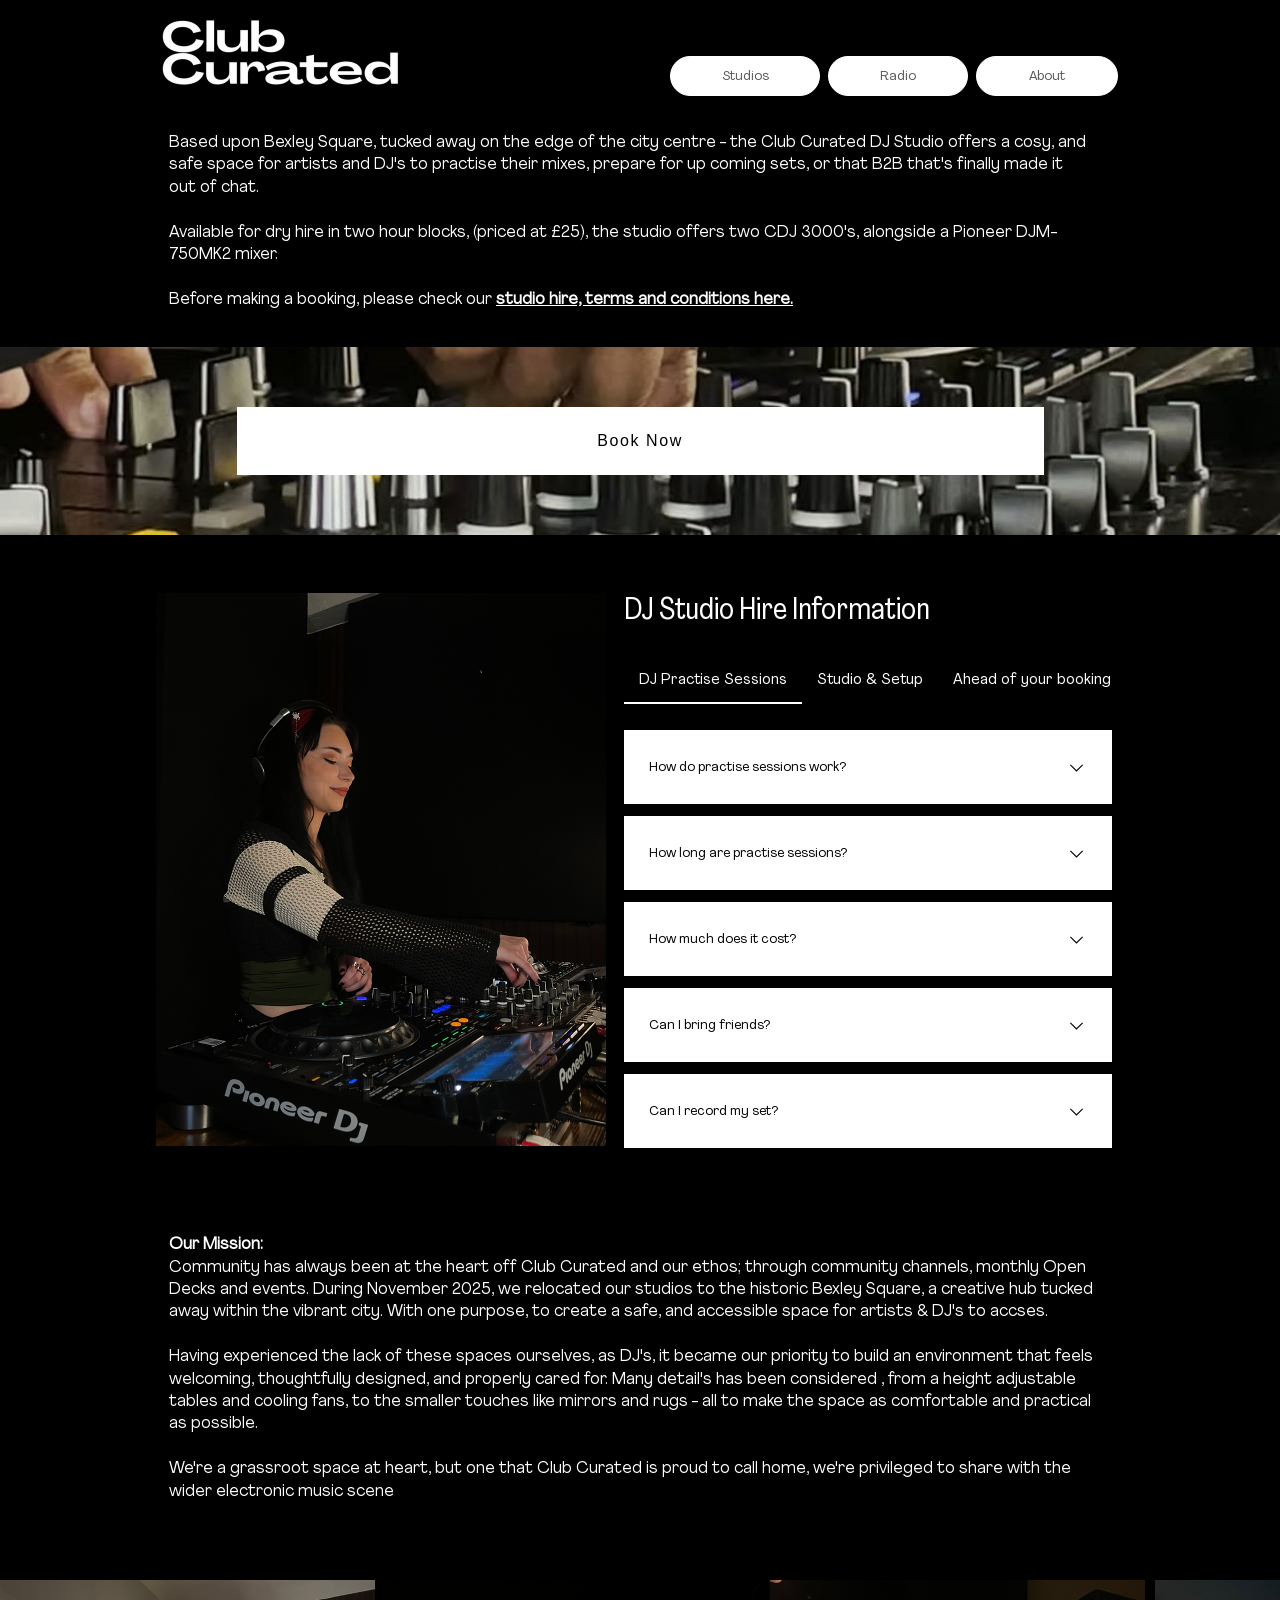
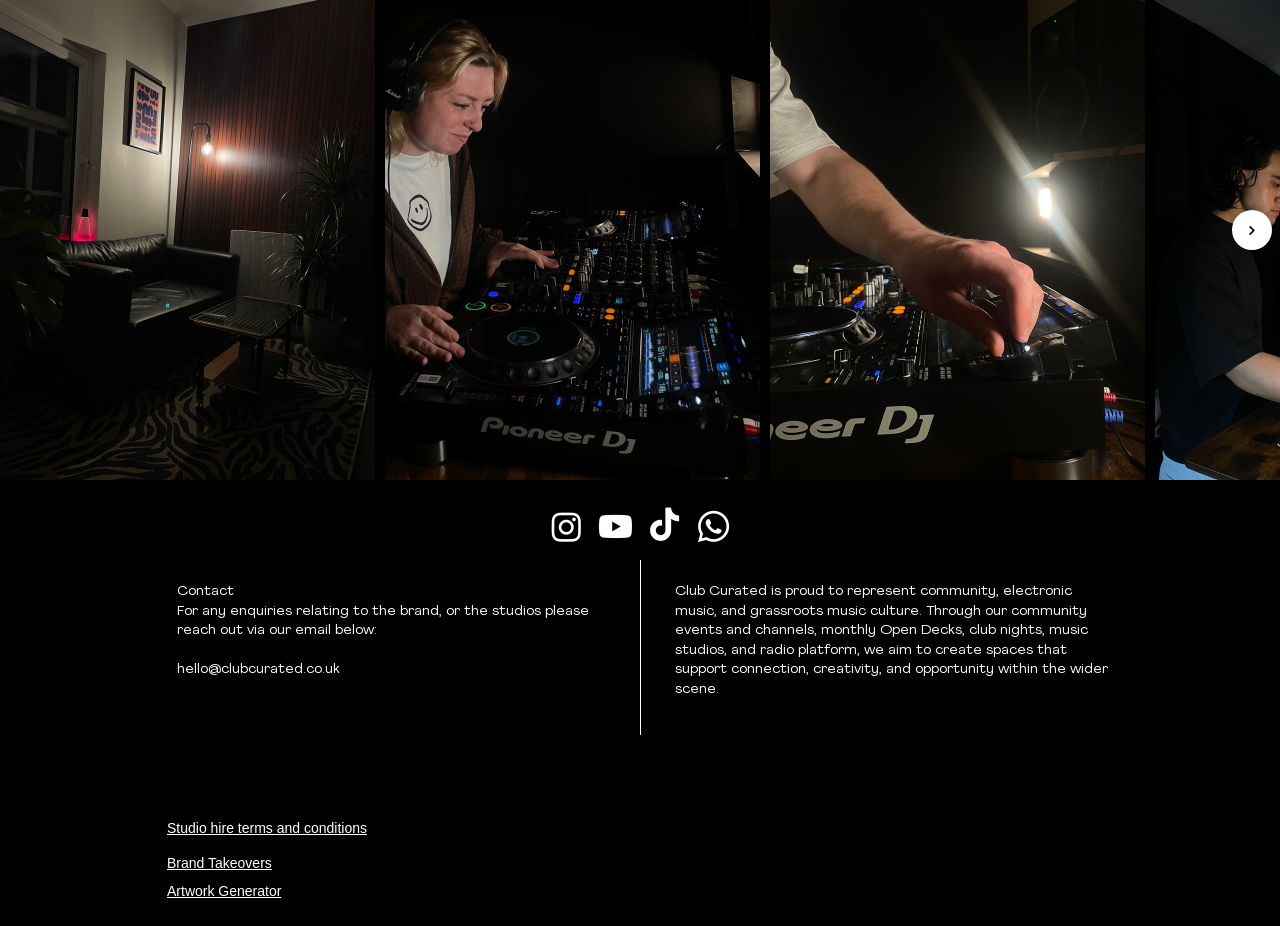
<file: dj-studio.html>
<!DOCTYPE html>
<html lang="en">
<head>
<meta charset="utf-8">
<meta name="viewport" content="width=device-width, initial-scale=1">
<title>DJ Studio | Club Curated</title>
<meta name="description" content="The Club Curated DJ Studio on Bexley Square – two CDJ 3000s and a Pioneer DJM-750MK2, available for dry hire in two hour blocks.">
<meta property="og:title" content="DJ Studio | Club Curated">
<meta property="og:site_name" content="Club Curated">
<meta property="og:type" content="website">
<link rel="icon" href="assets/img/logo.png">
<link rel="preload" href="assets/fonts/cc-1.woff2" as="font" type="font/woff2" crossorigin>
<link rel="stylesheet" href="assets/css/style.css">
</head>
<body>
<header class="site-header">
  <div class="wrap header-in">
    <a class="logo" href="index.html" aria-label="Club Curated – home"><img src="assets/img/logo.png" alt="Club Curated" width="243" height="68"></a>
    <nav class="nav" aria-label="Site">
      <div class="nav-item has-sub">
        <a class="pill" href="studios.html" aria-current="page">Studios</a>
        <div class="sub"><a class="pill outline" href="dj-studio.html">DJ Studio</a><a class="pill outline" href="music-production.html">Music Production</a></div>
      </div>
      <div class="nav-item"><a class="pill" href="index.html">Radio</a></div>
      <div class="nav-item"><a class="pill" href="about.html">About</a></div>
    </nav>
  </div>
</header>
<main>

<section class="wrap f2" style="padding:25px 37px 36px 19px;font-size:16px;line-height:22.4px">
  <p>Based upon Bexley Square, tucked away on the edge of the city centre - the Club Curated DJ Studio offers a cosy, and safe space for artists and DJ's to practise their mixes, prepare for up coming sets, or that B2B that's finally made it out of chat.</p>
  <p>&nbsp;</p>
  <p>Available for dry hire in two hour blocks, (priced at £25), the studio offers two CDJ 3000's, alongside a Pioneer DJM-750MK2 mixer.</p>
  <p>&nbsp;</p>
  <p>Before making a booking, please check our <a href="studio-terms-and-conditions.html" style="font-weight:700;text-decoration:underline">studio hire, terms and conditions here.</a></p>
</section>

<section class="strip" style="height:188px">
  <video class="strip-media" autoplay muted loop playsinline preload="auto" poster="assets/img/dj-hero-poster.jpg"><source src="assets/video/dj-hero.mp4" type="video/mp4"></video>
  <a class="btn-white helv" href="https://clubcutatedbookings.as.me/?appointmentType=95533937" target="_blank" rel="noopener" style="width:807px;height:68px;font-size:16px;letter-spacing:1.6px">Book Now</a>
</section>

<section class="wrap split" style="padding:58px 9px 62px 6px">
  <img class="split-img" src="assets/img/dj-main.png" alt="DJ in the Club Curated studio" width="450" height="553" style="width:450px;height:553px">
  <div class="split-faq" style="width:488px;margin-left:18px"><div class="faq" data-faq><h2 class="faq-title">DJ Studio Hire Information</h2><div class="faq-tabs" role="tablist"><button role="tab" id="f2t0" aria-controls="f2p0" aria-selected="true" class="faq-tab">DJ Practise Sessions</button><button role="tab" id="f2t1" aria-controls="f2p1" aria-selected="false" class="faq-tab">Studio &amp; Setup</button><button role="tab" id="f2t2" aria-controls="f2p2" aria-selected="false" class="faq-tab">Ahead of your booking</button></div><div role="tabpanel" id="f2p0" aria-labelledby="f2t0" class="faq-panel"><div class="acc"><button class="acc-head" aria-expanded="false" aria-controls="f2p0a0"><h3>How do practise sessions work?</h3><svg class="chev" viewBox="0 0 24 24" aria-hidden="true"><path d="M5 9l7 7 7-7" fill="none" stroke="currentColor" stroke-width="1.3"/></svg></button><div class="acc-body" id="f2p0a0" hidden><p>Practice sessions give DJs and artists the opportunity to use our studio and practice on professional equipment. These sessions are ideal for improving your mixing skills, preparing for gigs, testing new music, or simply getting comfortable with club standard gear in a private studio environment.</p><br><p>Practice sessions are self led, meaning you’ll have the space to work independently and make the most of your booked time.</p></div></div><div class="acc"><button class="acc-head" aria-expanded="false" aria-controls="f2p0a1"><h3>How long are practise sessions?</h3><svg class="chev" viewBox="0 0 24 24" aria-hidden="true"><path d="M5 9l7 7 7-7" fill="none" stroke="currentColor" stroke-width="1.3"/></svg></button><div class="acc-body" id="f2p0a1" hidden><p>Our standard booking length is <strong>two hours</strong>. If you would like to arrange a session outside of this time, please contact us directly and we’ll do our best to accommodate.</p></div></div><div class="acc"><button class="acc-head" aria-expanded="false" aria-controls="f2p0a2"><h3>How much does it cost?</h3><svg class="chev" viewBox="0 0 24 24" aria-hidden="true"><path d="M5 9l7 7 7-7" fill="none" stroke="currentColor" stroke-width="1.3"/></svg></button><div class="acc-body" id="f2p0a2" hidden><p>Our practice sessions cost £25 for two hours. This is our standard fixed price for all sessions.</p></div></div><div class="acc"><button class="acc-head" aria-expanded="false" aria-controls="f2p0a3"><h3>Can I bring friends?</h3><svg class="chev" viewBox="0 0 24 24" aria-hidden="true"><path d="M5 9l7 7 7-7" fill="none" stroke="currentColor" stroke-width="1.3"/></svg></button><div class="acc-body" id="f2p0a3" hidden><p>Yes, we allow up to three people per booked session, so you’re welcome to come with friends.</p><br><p>However, our studio is designed as a professional, community focused working space. We ask that all visitors respect the environment, and excessive partying or disruptive behaviour is not allowed.</p></div></div><div class="acc"><button class="acc-head" aria-expanded="false" aria-controls="f2p0a4"><h3>Can I record my set?</h3><svg class="chev" viewBox="0 0 24 24" aria-hidden="true"><path d="M5 9l7 7 7-7" fill="none" stroke="currentColor" stroke-width="1.3"/></svg></button><div class="acc-body" id="f2p0a4" hidden><p>Yes, you’re more than welcome to record the audio of your set during your session.</p><br><p>Audio can be recorded directly from the mixer to your phone using the Pioneer DJM recording app.</p><br><p>Unfortunately, we are not able to provide video recording as part of standard practice sessions. Our studio is also used as the home of our radio platform, <em>Club Culture</em>, which requires extensive setup and additional staffing. Because of this, the studio is wired specifically for broadcast use and we cannot allow external cameras or additional recording equipment to be set up during practice sessions.</p><br><p>If you’re looking to record a visual DJ set, you’re welcome to book a session on our broadcast platform. Alternatively, please email us directly and we’d be happy to discuss arranging a dedicated recording session with you.</p></div></div></div><div role="tabpanel" id="f2p1" aria-labelledby="f2t1" class="faq-panel" hidden><div class="acc"><button class="acc-head" aria-expanded="false" aria-controls="f2p1a0"><h3>Where is the studio located?</h3><svg class="chev" viewBox="0 0 24 24" aria-hidden="true"><path d="M5 9l7 7 7-7" fill="none" stroke="currentColor" stroke-width="1.3"/></svg></button><div class="acc-body" id="f2p1a0" hidden><p>Our studio is based on <strong>Bexley Square, Chapel Street</strong>, on the edge of Manchester City Centre (M3 6DB).</p></div></div><div class="acc"><button class="acc-head" aria-expanded="false" aria-controls="f2p1a1"><h3>What equipment is available?</h3><svg class="chev" viewBox="0 0 24 24" aria-hidden="true"><path d="M5 9l7 7 7-7" fill="none" stroke="currentColor" stroke-width="1.3"/></svg></button><div class="acc-body" id="f2p1a1" hidden><p>We’ve got <strong>two Pioneer CDJ-3000s</strong> and a <strong>four-channel Pioneer mixer</strong>, ready for you to plug in and play.</p></div></div><div class="acc"><button class="acc-head" aria-expanded="false" aria-controls="f2p1a2"><h3>Can I connect my own gear?</h3><svg class="chev" viewBox="0 0 24 24" aria-hidden="true"><path d="M5 9l7 7 7-7" fill="none" stroke="currentColor" stroke-width="1.3"/></svg></button><div class="acc-body" id="f2p1a2" hidden><p>If you’d like to bring additional equipment (like an FX unit) please let us know in advance so we can confirm compatibility. You can email us via <a href="mailto:studio@clubcurated.co.uk"><u>studio@clubcurated.co.uk</u></a> and we will be in touch.</p></div></div><div class="acc"><button class="acc-head" aria-expanded="false" aria-controls="f2p1a3"><h3>Do you support vinyl or hybrid sets?</h3><svg class="chev" viewBox="0 0 24 24" aria-hidden="true"><path d="M5 9l7 7 7-7" fill="none" stroke="currentColor" stroke-width="1.3"/></svg></button><div class="acc-body" id="f2p1a3" hidden><p>At the moment, the studio is digital / CDJ only, but we’re exploring options for vinyl in the future!</p></div></div><div class="acc"><button class="acc-head" aria-expanded="false" aria-controls="f2p1a4"><h3>What do I need to bring with me?</h3><svg class="chev" viewBox="0 0 24 24" aria-hidden="true"><path d="M5 9l7 7 7-7" fill="none" stroke="currentColor" stroke-width="1.3"/></svg></button><div class="acc-body" id="f2p1a4" hidden><p>Just yourself, <strong>headphones</strong>, and your <strong>USB</strong> (maybe a spare - just in case!).</p></div></div><div class="acc"><button class="acc-head" aria-expanded="false" aria-controls="f2p1a5"><h3>What kind of vibe can I expect?</h3><svg class="chev" viewBox="0 0 24 24" aria-hidden="true"><path d="M5 9l7 7 7-7" fill="none" stroke="currentColor" stroke-width="1.3"/></svg></button><div class="acc-body" id="f2p1a5" hidden><p>Our space is relaxed, inclusive, and creative. Built on good energy, collaboration, and community.</p></div></div></div><div role="tabpanel" id="f2p2" aria-labelledby="f2t2" class="faq-panel" hidden><div class="acc"><button class="acc-head" aria-expanded="false" aria-controls="f2p2a0"><h3>How do the sessions work?</h3><svg class="chev" viewBox="0 0 24 24" aria-hidden="true"><path d="M5 9l7 7 7-7" fill="none" stroke="currentColor" stroke-width="1.3"/></svg></button><div class="acc-body" id="f2p2a0" hidden><p>Please arrive <strong>15 minutes before</strong> your session. We’ll welcome you into the waiting area, and around five minutes before your slot, we’ll take you upstairs to the studio so you can get settled before the start of your set.</p></div></div><div class="acc"><button class="acc-head" aria-expanded="false" aria-controls="f2p2a1"><h3>How do I access the studio?</h3><svg class="chev" viewBox="0 0 24 24" aria-hidden="true"><path d="M5 9l7 7 7-7" fill="none" stroke="currentColor" stroke-width="1.3"/></svg></button><div class="acc-body" id="f2p2a1" hidden><p>Once your session is booked, you’ll receive an email with a contact number.</p><p>When you arrive at Bexley Square (you’ll know you’re there when you see the metal horse!), text the number — we’ll come down to greet you and let you in.</p></div></div><div class="acc"><button class="acc-head" aria-expanded="false" aria-controls="f2p2a2"><h3>What if I’m late?</h3><svg class="chev" viewBox="0 0 24 24" aria-hidden="true"><path d="M5 9l7 7 7-7" fill="none" stroke="currentColor" stroke-width="1.3"/></svg></button><div class="acc-body" id="f2p2a2" hidden><p>If you’re running late, please text us as soon as possible. Unfortunately we are not able to extend your allocated slot, due to following bookings.</p></div></div><div class="acc"><button class="acc-head" aria-expanded="false" aria-controls="f2p2a3"><h3>What if I need to cancel my session?</h3><svg class="chev" viewBox="0 0 24 24" aria-hidden="true"><path d="M5 9l7 7 7-7" fill="none" stroke="currentColor" stroke-width="1.3"/></svg></button><div class="acc-body" id="f2p2a3" hidden><p>If you cancel <strong>at least 48 hours in advance</strong>, we’ll issue a voucher so you can rebook.</p><p>If you can’t make it last minute, you’re welcome to transfer your slot to a friend or ask us to help fill it.</p></div></div></div></div></div>
</section>

<section class="wrap f2" style="padding:24px 24px 77px 19px;font-size:16px;line-height:22.4px">
  <p><strong>Our Mission:</strong></p>
  <p>Community has always been at the heart off Club Curated and our ethos; through community channels, monthly Open Decks and events. During November 2025, we relocated our studios to the historic Bexley Square, a creative hub tucked away within the vibrant city. With one purpose, to create a safe, and accessible space for artists &amp; DJ's to accses.</p>
  <p>&nbsp;</p>
  <p>Having experienced the lack of these spaces ourselves, as DJ's, it became our priority to build an environment that feels welcoming, thoughtfully designed, and properly cared for. Many detail's has been considered , from a height adjustable tables and cooling fans, to the smaller touches like mirrors and rugs - all to make the space as comfortable and practical as possible.</p>
  <p>&nbsp;</p>
  <p>We're a grassroot space at heart, but one that Club Curated is proud to call home, we're privileged to share with the wider electronic music scene</p>
</section>

<section class="gallery" data-gallery aria-label="Studio photos">
  <div class="gallery-track">
    <img src="assets/img/dj-gallery-1.png" alt="Club Curated DJ studio photo 1" width="375" height="500" loading="lazy" style="object-position:50% 50%"><img src="assets/img/dj-gallery-2.png" alt="Club Curated DJ studio photo 2" width="375" height="500" loading="lazy" style="object-position:19% 25%"><img src="assets/img/dj-gallery-3.png" alt="Club Curated DJ studio photo 3" width="375" height="500" loading="lazy" style="object-position:50% 50%"><img src="assets/img/dj-gallery-4.png" alt="Club Curated DJ studio photo 4" width="375" height="500" loading="lazy" style="object-position:43% 42%"><img src="assets/img/dj-gallery-5.png" alt="Club Curated DJ studio photo 5" width="375" height="500" loading="lazy" style="object-position:50% 50%"><img src="assets/img/dj-gallery-6.png" alt="Club Curated DJ studio photo 6" width="375" height="500" loading="lazy" style="object-position:15% 40%">
  </div>
  <button class="gal-btn prev" aria-label="Previous photos" hidden><svg viewBox="0 0 60 60"><path d="M46.5 28.9L20.6 3c-.6-.6-1.6-.6-2.2 0l-4.8 4.8c-.6.6-.6 1.6 0 2.2l19.8 20-19.9 19.9c-.6.6-.6 1.6 0 2.2l4.8 4.8c.6.6 1.6.6 2.2 0l21-21 4.8-4.8c.8-.6.8-1.6.2-2.2z"/></svg></button>
  <button class="gal-btn next" aria-label="Next photos"><svg viewBox="0 0 60 60"><path d="M46.5 28.9L20.6 3c-.6-.6-1.6-.6-2.2 0l-4.8 4.8c-.6.6-.6 1.6 0 2.2l19.8 20-19.9 19.9c-.6.6-.6 1.6 0 2.2l4.8 4.8c.6.6 1.6.6 2.2 0l21-21 4.8-4.8c.8-.6.8-1.6.2-2.2z"/></svg></button>
</section>

</main>
<footer class="site-footer">
  <div class="wrap">
    <div class="social">
      <a href="https://www.instagram.com/club.curated/" target="_blank" rel="noopener"><img src="assets/img/icon-instagram.png" alt="Instagram" width="39" height="39"></a>
      <a href="https://www.youtube.com/@clubcultureradio" target="_blank" rel="noopener"><img src="assets/img/icon-youtube.png" alt="Youtube" width="39" height="39"></a>
      <a href="https://www.tiktok.com/@clubcurateduk" target="_blank" rel="noopener"><img src="assets/img/icon-tiktok.png" alt="TikTok" width="39" height="39"></a>
      <a href="https://chat.whatsapp.com/BN3gUp1y9rXGpGWtrrthzJ?mode=gi_t" target="_blank" rel="noopener"><img src="assets/img/icon-whatsapp.png" alt="Whatsapp" width="39" height="39"></a>
    </div>
    <div class="foot-cols">
      <div class="foot-col">
        <p>Contact</p>
        <p>For any enquiries relating to the brand, or the studios please reach out via our email below:</p>
        <p>&nbsp;</p>
        <p><a href="mailto:hello@clubcurated.co.uk">hello@clubcurated.co.uk</a></p>
      </div>
      <div class="foot-col">
        <p>Club Curated is proud to represent community, electronic music, and grassroots music culture. Through our community events and channels, monthly Open Decks, club nights, music studios, and radio platform, we aim to create spaces that support connection, creativity, and opportunity within the wider scene.</p>
      </div>
    </div>
    <ul class="foot-links">
      <li><a href="studio-terms-and-conditions.html">Studio hire terms and conditions</a></li>
      <li><a href="brand-takeovers.html">Brand Takeovers</a></li>
      <li><a href="generate-artwork.html">Artwork Generator</a></li>
    </ul>
  </div>
</footer>
<script src="assets/js/site.js" defer></script>
</body>
</html>
</file>
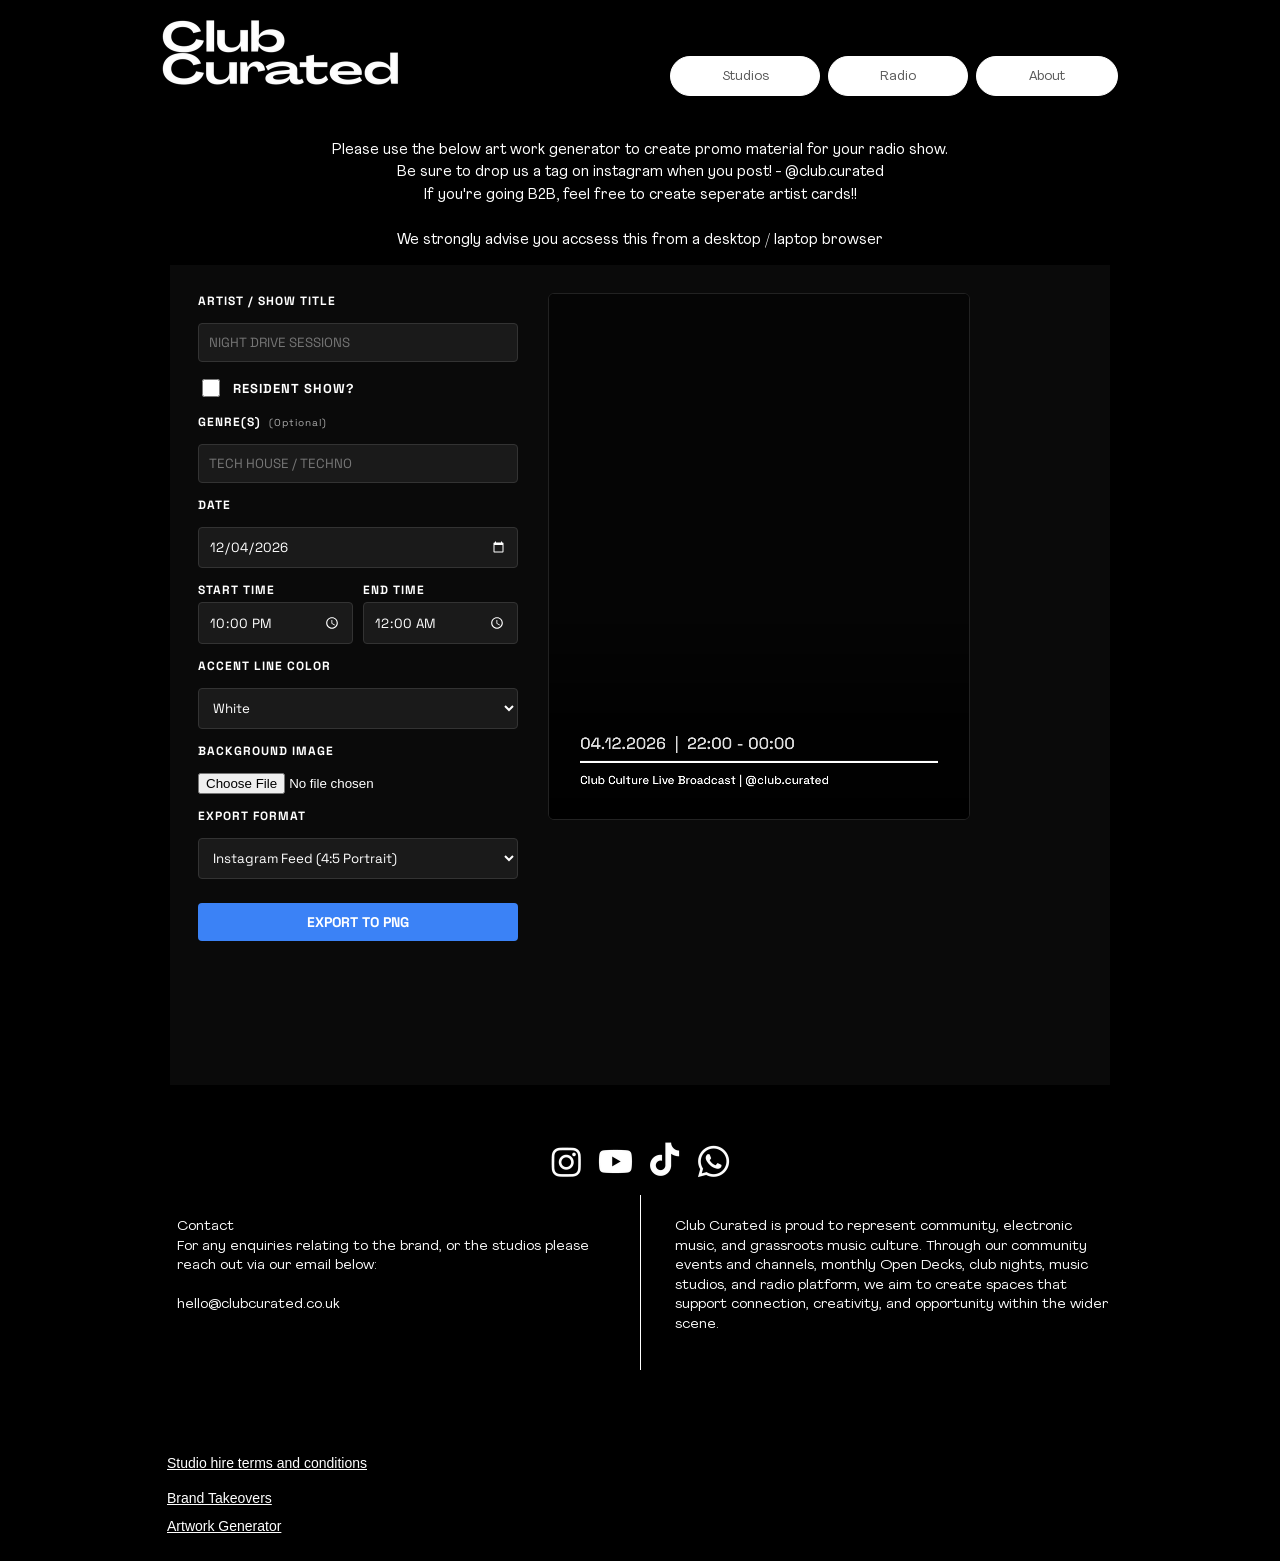
<file: generate-artwork.html>
<!DOCTYPE html>
<html lang="en">
<head>
<meta charset="utf-8">
<meta name="viewport" content="width=device-width, initial-scale=1">
<title>Generate Artwork | Club Curated</title>
<meta name="description" content="Create promo artwork for your Club Culture radio show.">
<meta property="og:title" content="Generate Artwork | Club Curated">
<meta property="og:site_name" content="Club Curated">
<meta property="og:type" content="website">
<link rel="icon" href="assets/img/logo.png">
<link rel="preload" href="assets/fonts/cc-1.woff2" as="font" type="font/woff2" crossorigin>
<link rel="stylesheet" href="assets/css/style.css">
</head>
<body>
<header class="site-header">
  <div class="wrap header-in">
    <a class="logo" href="index.html" aria-label="Club Curated – home"><img src="assets/img/logo.png" alt="Club Curated" width="243" height="68"></a>
    <nav class="nav" aria-label="Site">
      <div class="nav-item has-sub">
        <a class="pill" href="studios.html">Studios</a>
        <div class="sub"><a class="pill outline" href="dj-studio.html">DJ Studio</a><a class="pill outline" href="music-production.html">Music Production</a></div>
      </div>
      <div class="nav-item"><a class="pill" href="index.html">Radio</a></div>
      <div class="nav-item"><a class="pill" href="about.html">About</a></div>
    </nav>
  </div>
</header>
<main>

<section class="wrap f1 center" style="padding:32px 20px 30px;font-size:16px;line-height:22.4px">
  <p>Please use the below art work generator to create promo material for your radio show.</p>
  <p>Be sure to drop us a tag on instagram when you post!  - @club.curated</p>
  <p>If you're going B2B, feel free to create seperate artist cards!!</p>
  <p>&nbsp;</p>
  <p>We strongly advise you accsess this from a desktop / laptop browser</p>
  <iframe class="artgen" src="artwork-generator.html" title="Club Curated Promo Card Generator"></iframe>
</section>

</main>
<footer class="site-footer">
  <div class="wrap">
    <div class="social">
      <a href="https://www.instagram.com/club.curated/" target="_blank" rel="noopener"><img src="assets/img/icon-instagram.png" alt="Instagram" width="39" height="39"></a>
      <a href="https://www.youtube.com/@clubcultureradio" target="_blank" rel="noopener"><img src="assets/img/icon-youtube.png" alt="Youtube" width="39" height="39"></a>
      <a href="https://www.tiktok.com/@clubcurateduk" target="_blank" rel="noopener"><img src="assets/img/icon-tiktok.png" alt="TikTok" width="39" height="39"></a>
      <a href="https://chat.whatsapp.com/BN3gUp1y9rXGpGWtrrthzJ?mode=gi_t" target="_blank" rel="noopener"><img src="assets/img/icon-whatsapp.png" alt="Whatsapp" width="39" height="39"></a>
    </div>
    <div class="foot-cols">
      <div class="foot-col">
        <p>Contact</p>
        <p>For any enquiries relating to the brand, or the studios please reach out via our email below:</p>
        <p>&nbsp;</p>
        <p><a href="mailto:hello@clubcurated.co.uk">hello@clubcurated.co.uk</a></p>
      </div>
      <div class="foot-col">
        <p>Club Curated is proud to represent community, electronic music, and grassroots music culture. Through our community events and channels, monthly Open Decks, club nights, music studios, and radio platform, we aim to create spaces that support connection, creativity, and opportunity within the wider scene.</p>
      </div>
    </div>
    <ul class="foot-links">
      <li><a href="studio-terms-and-conditions.html">Studio hire terms and conditions</a></li>
      <li><a href="brand-takeovers.html">Brand Takeovers</a></li>
      <li><a href="generate-artwork.html">Artwork Generator</a></li>
    </ul>
  </div>
</footer>
<script src="assets/js/site.js" defer></script>
</body>
</html>
</file>
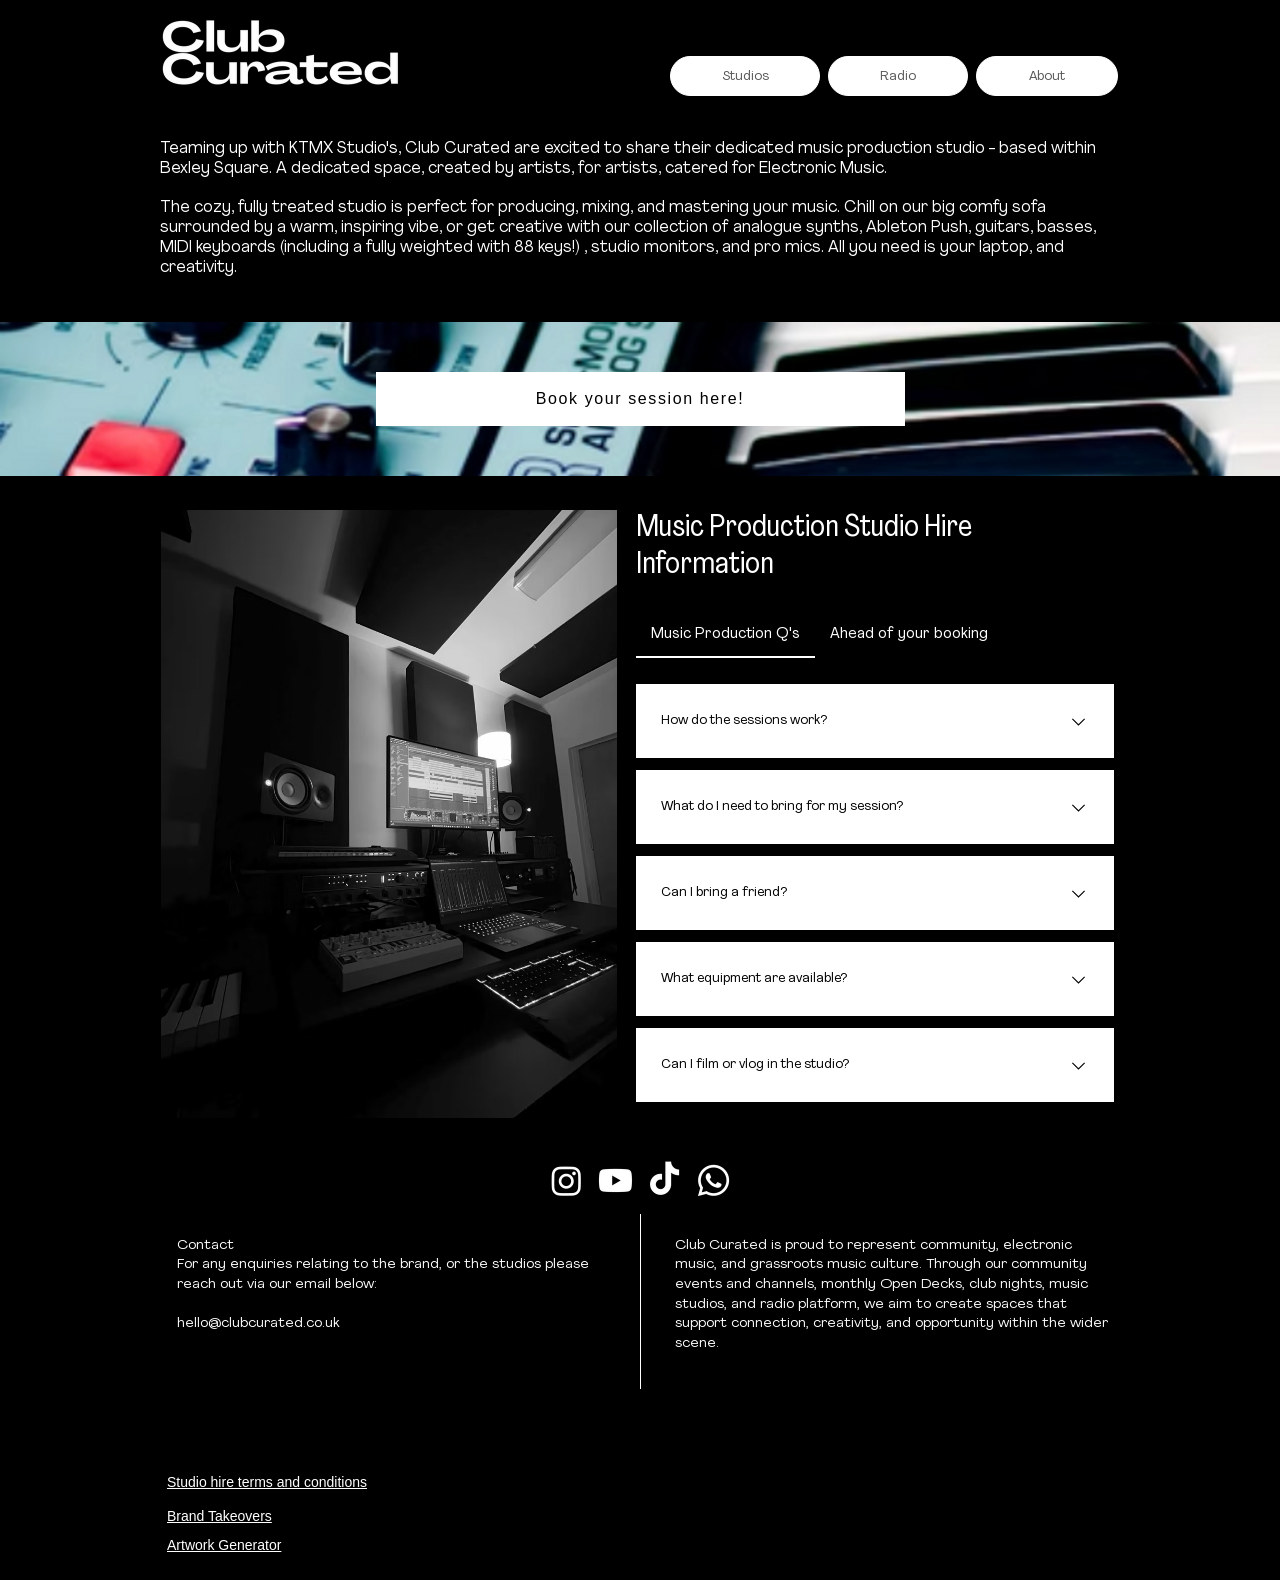
<file: music-production.html>
<!DOCTYPE html>
<html lang="en">
<head>
<meta charset="utf-8">
<meta name="viewport" content="width=device-width, initial-scale=1">
<title>Music Production | Club Curated</title>
<meta name="description" content="A dedicated electronic music production studio within Bexley Square, in partnership with KTMX Studios.">
<meta property="og:title" content="Music Production | Club Curated">
<meta property="og:site_name" content="Club Curated">
<meta property="og:type" content="website">
<link rel="icon" href="assets/img/logo.png">
<link rel="preload" href="assets/fonts/cc-1.woff2" as="font" type="font/woff2" crossorigin>
<link rel="stylesheet" href="assets/css/style.css">
</head>
<body>
<header class="site-header">
  <div class="wrap header-in">
    <a class="logo" href="index.html" aria-label="Club Curated – home"><img src="assets/img/logo.png" alt="Club Curated" width="243" height="68"></a>
    <nav class="nav" aria-label="Site">
      <div class="nav-item has-sub">
        <a class="pill" href="studios.html" aria-current="page">Studios</a>
        <div class="sub"><a class="pill outline" href="dj-studio.html">DJ Studio</a><a class="pill outline" href="music-production.html">Music Production</a></div>
      </div>
      <div class="nav-item"><a class="pill" href="index.html">Radio</a></div>
      <div class="nav-item"><a class="pill" href="about.html">About</a></div>
    </nav>
  </div>
</header>
<main>

<section class="wrap f2" style="padding:33px 14px 43px 10px;font-size:16px;line-height:1.24">
  <p>Teaming up with KTMX Studio's, Club Curated are excited to share their dedicated music production studio - based within Bexley Square. A dedicated space, created by artists, for artists, catered for Electronic Music.</p>
  <p>&nbsp;</p>
  <p>The cozy, fully treated studio is perfect for producing, mixing, and mastering your music. Chill on our big comfy sofa surrounded by a warm, inspiring vibe, or get creative with our collection of analogue synths, Ableton Push, guitars, basses, MIDI keyboards (including a fully weighted with 88 keys!) , studio monitors, and pro mics. All you need is your laptop, and creativity.</p>
</section>

<section class="strip" style="height:154px">
  <img class="strip-media" src="assets/img/mp-banner.png" alt="">
  <a class="btn-white helv" href="https://www.ktmxstudios.co.uk/studiohire" target="_blank" rel="noopener" style="width:529px;height:54px;font-size:16px;letter-spacing:1.6px">Book your session here!</a>
</section>

<section class="wrap split" style="padding:34px 7px 16px 11px">
  <img class="split-img" src="assets/img/mp-main.png" alt="The music production studio" width="456" height="608" style="width:456px;height:608px">
  <div class="split-faq" style="width:478px;margin-left:19px"><div class="faq" data-faq><h2 class="faq-title">Music Production Studio Hire Information</h2><div class="faq-tabs" role="tablist"><button role="tab" id="f3t0" aria-controls="f3p0" aria-selected="true" class="faq-tab">Music Production Q&#x27;s</button><button role="tab" id="f3t1" aria-controls="f3p1" aria-selected="false" class="faq-tab">Ahead of your booking</button></div><div role="tabpanel" id="f3p0" aria-labelledby="f3t0" class="faq-panel"><div class="acc"><button class="acc-head" aria-expanded="false" aria-controls="f3p0a0"><h3>How do the sessions work?</h3><svg class="chev" viewBox="0 0 24 24" aria-hidden="true"><path d="M5 9l7 7 7-7" fill="none" stroke="currentColor" stroke-width="1.3"/></svg></button><div class="acc-body" id="f3p0a0" hidden><p>You can book the hours you need and arrive up to 15 minutes early to set up before your session. We kindly ask that you begin packing up 5 minutes before the end of your booking to ensure a smooth transition for the next session.</p></div></div><div class="acc"><button class="acc-head" aria-expanded="false" aria-controls="f3p0a1"><h3>What do I need to bring for my session?</h3><svg class="chev" viewBox="0 0 24 24" aria-hidden="true"><path d="M5 9l7 7 7-7" fill="none" stroke="currentColor" stroke-width="1.3"/></svg></button><div class="acc-body" id="f3p0a1" hidden><p>We provide industry-standard professional equipment, so all you need to bring is your laptop - we’ve got the rest covered. You’re always welcome to bring your own instruments or any specific gear you’d like to use during your session.</p></div></div><div class="acc"><button class="acc-head" aria-expanded="false" aria-controls="f3p0a2"><h3>Can I bring a friend?</h3><svg class="chev" viewBox="0 0 24 24" aria-hidden="true"><path d="M5 9l7 7 7-7" fill="none" stroke="currentColor" stroke-width="1.3"/></svg></button><div class="acc-body" id="f3p0a2" hidden><p>Yes, we welcome up to two guests per session due to studio space limitations. If you need to bring additional guests or musicians, please contact us in advance, and we’ll work with you to find a suitable solution.</p></div></div><div class="acc"><button class="acc-head" aria-expanded="false" aria-controls="f3p0a3"><h3>What equipment are available?</h3><svg class="chev" viewBox="0 0 24 24" aria-hidden="true"><path d="M5 9l7 7 7-7" fill="none" stroke="currentColor" stroke-width="1.3"/></svg></button><div class="acc-body" id="f3p0a3" hidden><p>We offer a wide range of equipment, including synthesizers, professional microphones, studio monitors, MIDI keyboards (ranging from fully weighted 88-key controllers to compact 25-key options), a variety of guitars and basses, Ableton Push, and more. For a detailed equipment list, please visit our booking page.</p></div></div><div class="acc"><button class="acc-head" aria-expanded="false" aria-controls="f3p0a4"><h3>Can I film or vlog in the studio?</h3><svg class="chev" viewBox="0 0 24 24" aria-hidden="true"><path d="M5 9l7 7 7-7" fill="none" stroke="currentColor" stroke-width="1.3"/></svg></button><div class="acc-body" id="f3p0a4" hidden><p>Yes, you’re absolutely welcome to vlog, film, or bring your own photographer as needed. We encourage you to do so and would love for you to tag us or share your experience on social media.</p></div></div></div><div role="tabpanel" id="f3p1" aria-labelledby="f3t1" class="faq-panel" hidden><div class="acc"><button class="acc-head" aria-expanded="false" aria-controls="f3p1a0"><h3>How do the sessions work?</h3><svg class="chev" viewBox="0 0 24 24" aria-hidden="true"><path d="M5 9l7 7 7-7" fill="none" stroke="currentColor" stroke-width="1.3"/></svg></button><div class="acc-body" id="f3p1a0" hidden><p>Please arrive <strong>15 minutes before</strong> your session. We’ll welcome you into the waiting area, and around five minutes before your slot, we’ll take you upstairs to the studio so you can get settled before the start of your set.</p></div></div><div class="acc"><button class="acc-head" aria-expanded="false" aria-controls="f3p1a1"><h3>How do I access the studio?</h3><svg class="chev" viewBox="0 0 24 24" aria-hidden="true"><path d="M5 9l7 7 7-7" fill="none" stroke="currentColor" stroke-width="1.3"/></svg></button><div class="acc-body" id="f3p1a1" hidden><p>Once your session is booked, you’ll receive an email with a contact number.</p><p>When you arrive at Bexley Square (you’ll know you’re there when you see the metal horse!), text the number — we’ll come down to greet you and let you in.</p></div></div><div class="acc"><button class="acc-head" aria-expanded="false" aria-controls="f3p1a2"><h3>What if I’m late?</h3><svg class="chev" viewBox="0 0 24 24" aria-hidden="true"><path d="M5 9l7 7 7-7" fill="none" stroke="currentColor" stroke-width="1.3"/></svg></button><div class="acc-body" id="f3p1a2" hidden><p>If you’re running late, please text us as soon as possible. Unfortunately we are not able to extend your allocated slot, due to following bookings.</p></div></div><div class="acc"><button class="acc-head" aria-expanded="false" aria-controls="f3p1a3"><h3>What if I need to cancel my session?</h3><svg class="chev" viewBox="0 0 24 24" aria-hidden="true"><path d="M5 9l7 7 7-7" fill="none" stroke="currentColor" stroke-width="1.3"/></svg></button><div class="acc-body" id="f3p1a3" hidden><p>If you cancel <strong>at least 48 hours in advance</strong>, we’ll issue a voucher so you can rebook.</p><p>If you can’t make it last minute, you’re welcome to transfer your slot to a friend or ask us to help fill it.</p></div></div></div></div></div>
</section>

</main>
<footer class="site-footer">
  <div class="wrap">
    <div class="social">
      <a href="https://www.instagram.com/club.curated/" target="_blank" rel="noopener"><img src="assets/img/icon-instagram.png" alt="Instagram" width="39" height="39"></a>
      <a href="https://www.youtube.com/@clubcultureradio" target="_blank" rel="noopener"><img src="assets/img/icon-youtube.png" alt="Youtube" width="39" height="39"></a>
      <a href="https://www.tiktok.com/@clubcurateduk" target="_blank" rel="noopener"><img src="assets/img/icon-tiktok.png" alt="TikTok" width="39" height="39"></a>
      <a href="https://chat.whatsapp.com/BN3gUp1y9rXGpGWtrrthzJ?mode=gi_t" target="_blank" rel="noopener"><img src="assets/img/icon-whatsapp.png" alt="Whatsapp" width="39" height="39"></a>
    </div>
    <div class="foot-cols">
      <div class="foot-col">
        <p>Contact</p>
        <p>For any enquiries relating to the brand, or the studios please reach out via our email below:</p>
        <p>&nbsp;</p>
        <p><a href="mailto:hello@clubcurated.co.uk">hello@clubcurated.co.uk</a></p>
      </div>
      <div class="foot-col">
        <p>Club Curated is proud to represent community, electronic music, and grassroots music culture. Through our community events and channels, monthly Open Decks, club nights, music studios, and radio platform, we aim to create spaces that support connection, creativity, and opportunity within the wider scene.</p>
      </div>
    </div>
    <ul class="foot-links">
      <li><a href="studio-terms-and-conditions.html">Studio hire terms and conditions</a></li>
      <li><a href="brand-takeovers.html">Brand Takeovers</a></li>
      <li><a href="generate-artwork.html">Artwork Generator</a></li>
    </ul>
  </div>
</footer>
<script src="assets/js/site.js" defer></script>
</body>
</html>
</file>
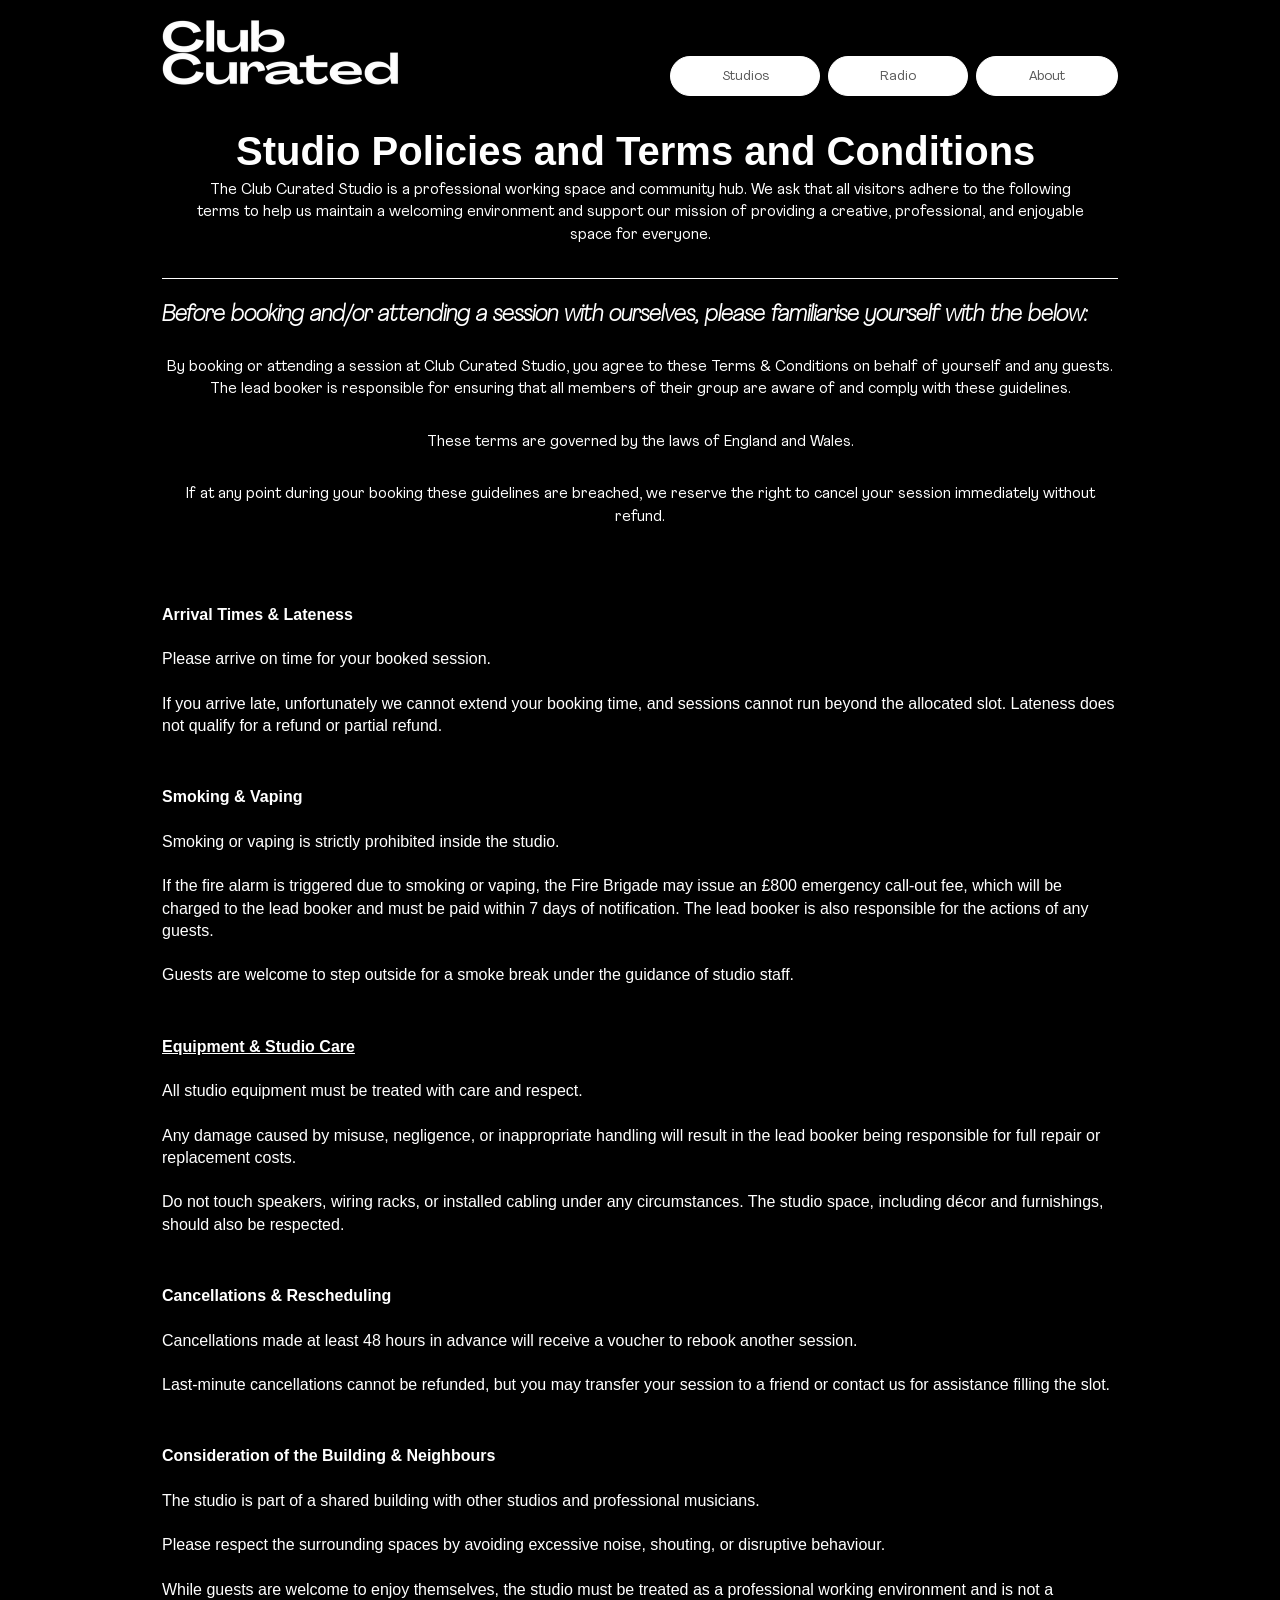
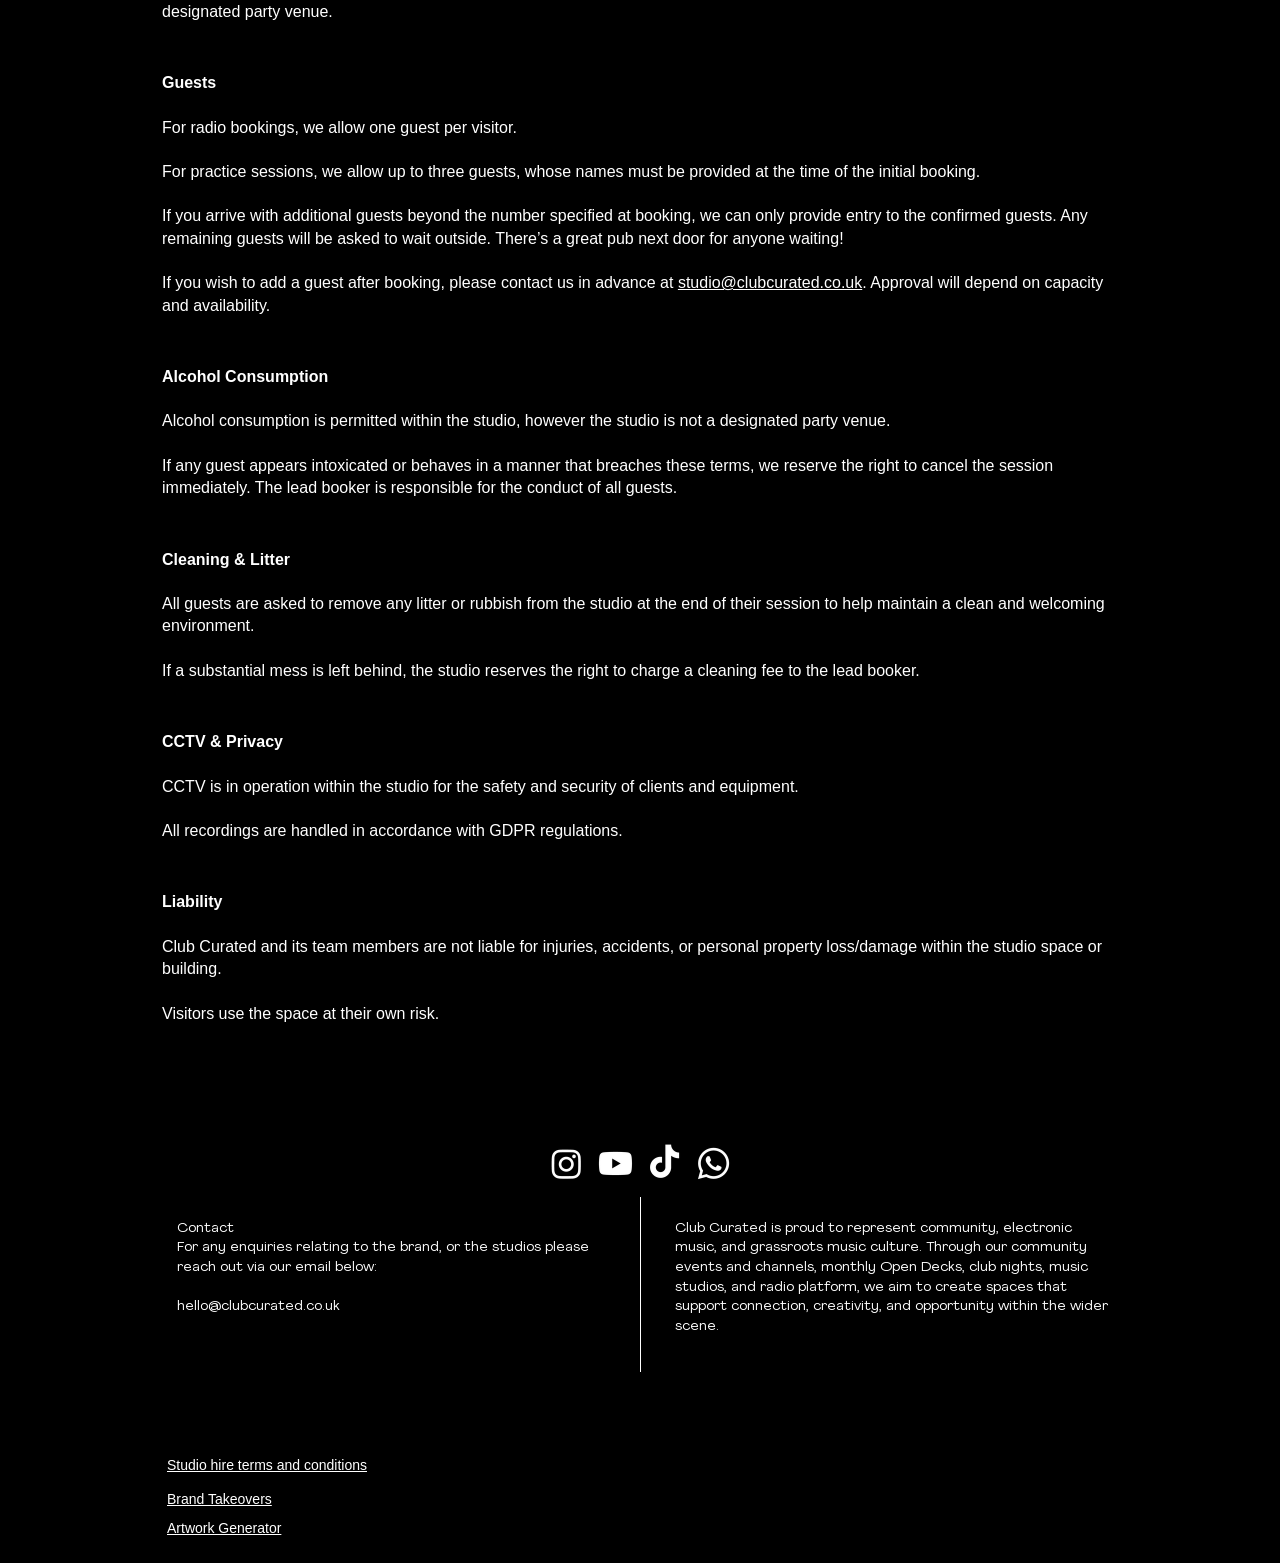
<file: studio-terms-and-conditions.html>
<!DOCTYPE html>
<html lang="en">
<head>
<meta charset="utf-8">
<meta name="viewport" content="width=device-width, initial-scale=1">
<title>Studio Terms and Conditions | Club Curated</title>
<meta name="description" content="Club Curated studio policies and terms and conditions.">
<meta property="og:title" content="Studio Terms and Conditions | Club Curated">
<meta property="og:site_name" content="Club Curated">
<meta property="og:type" content="website">
<link rel="icon" href="assets/img/logo.png">
<link rel="preload" href="assets/fonts/cc-1.woff2" as="font" type="font/woff2" crossorigin>
<link rel="stylesheet" href="assets/css/style.css">
</head>
<body>
<header class="site-header">
  <div class="wrap header-in">
    <a class="logo" href="index.html" aria-label="Club Curated – home"><img src="assets/img/logo.png" alt="Club Curated" width="243" height="68"></a>
    <nav class="nav" aria-label="Site">
      <div class="nav-item has-sub">
        <a class="pill" href="studios.html">Studios</a>
        <div class="sub"><a class="pill outline" href="dj-studio.html">DJ Studio</a><a class="pill outline" href="music-production.html">Music Production</a></div>
      </div>
      <div class="nav-item"><a class="pill" href="index.html">Radio</a></div>
      <div class="nav-item"><a class="pill" href="about.html">About</a></div>
    </nav>
  </div>
</header>
<main>

<section class="wrap terms">
  <h1>Studio Policies and Terms and Conditions</h1>
  <p class="f1 center" style="padding:0 27px 0 27px">The Club Curated Studio is a professional working space and community hub. We ask that all visitors adhere to the following terms to help us maintain a welcoming environment and support our mission of providing a creative, professional, and enjoyable space for everyone.</p>
  <hr>
  <p class="lead">Before booking and/or attending a session with ourselves, please familiarise yourself with the below:</p>
  <p class="f1 center" style="margin-top:24px">By booking or attending a session at Club Curated Studio, you agree to these Terms &amp; Conditions on behalf of yourself and any guests. The lead booker is responsible for ensuring that all members of their group are aware of and comply with these guidelines.</p>
  <p class="f1 center" style="margin-top:30px">These terms are governed by the laws of England and Wales.</p>
  <p class="f1 center" style="margin-top:30px">If at any point during your booking these guidelines are breached, we reserve the right to cancel your session immediately without refund.</p>
  <div class="terms-body">
  <h2>Arrival Times &amp; Lateness</h2><p>Please arrive on time for your booked session.</p><p>If you arrive late, unfortunately we cannot extend your booking time, and sessions cannot run beyond the allocated slot. Lateness does not qualify for a refund or partial refund.</p>
  <h2>Smoking &amp; Vaping</h2><p>Smoking or vaping is strictly prohibited inside the studio.</p><p>If the fire alarm is triggered due to smoking or vaping, the Fire Brigade may issue an £800 emergency call-out fee, which will be charged to the lead booker and must be paid within 7 days of notification. The lead booker is also responsible for the actions of any guests.</p><p>Guests are welcome to step outside for a smoke break under the guidance of studio staff.</p>
  <h2><u>Equipment &amp; Studio Care</u></h2><p>All studio equipment must be treated with care and respect.</p><p>Any damage caused by misuse, negligence, or inappropriate handling will result in the lead booker being responsible for full repair or replacement costs.</p><p>Do not touch speakers, wiring racks, or installed cabling under any circumstances. The studio space, including décor and furnishings, should also be respected.</p>
  <h2>Cancellations &amp; Rescheduling</h2><p>Cancellations made at least 48 hours in advance will receive a voucher to rebook another session.</p><p>Last-minute cancellations cannot be refunded, but you may transfer your session to a friend or contact us for assistance filling the slot.</p>
  <h2>Consideration of the Building &amp; Neighbours</h2><p>The studio is part of a shared building with other studios and professional musicians.</p><p>Please respect the surrounding spaces by avoiding excessive noise, shouting, or disruptive behaviour.</p><p>While guests are welcome to enjoy themselves, the studio must be treated as a professional working environment and is not a designated party venue.</p>
  <h2>Guests</h2><p>For radio bookings, we allow one guest per visitor.</p><p>For practice sessions, we allow up to three guests, whose names must be provided at the time of the initial booking.</p><p>If you arrive with additional guests beyond the number specified at booking, we can only provide entry to the confirmed guests. Any remaining guests will be asked to wait outside. There’s a great pub next door for anyone waiting!</p><p>If you wish to add a guest after booking, please contact us in advance at <a href="mailto:studio@clubcurated.co.uk">studio@clubcurated.co.uk</a>. Approval will depend on capacity and availability.</p>
  <h2>Alcohol Consumption</h2><p>Alcohol consumption is permitted within the studio, however the studio is not a designated party venue.</p><p>If any guest appears intoxicated or behaves in a manner that breaches these terms, we reserve the right to cancel the session immediately. The lead booker is responsible for the conduct of all guests.</p>
  <h2>Cleaning &amp; Litter</h2><p>All guests are asked to remove any litter or rubbish from the studio at the end of their session to help maintain a clean and welcoming environment.</p><p>If a substantial mess is left behind, the studio reserves the right to charge a cleaning fee to the lead booker.</p>
  <h2>CCTV &amp; Privacy</h2><p>CCTV is in operation within the studio for the safety and security of clients and equipment.</p><p>All recordings are handled in accordance with GDPR regulations.</p>
  <h2>Liability</h2><p>Club Curated and its team members are not liable for injuries, accidents, or personal property loss/damage within the studio space or building.</p><p>Visitors use the space at their own risk.</p>
  </div>
</section>

</main>
<footer class="site-footer">
  <div class="wrap">
    <div class="social">
      <a href="https://www.instagram.com/club.curated/" target="_blank" rel="noopener"><img src="assets/img/icon-instagram.png" alt="Instagram" width="39" height="39"></a>
      <a href="https://www.youtube.com/@clubcultureradio" target="_blank" rel="noopener"><img src="assets/img/icon-youtube.png" alt="Youtube" width="39" height="39"></a>
      <a href="https://www.tiktok.com/@clubcurateduk" target="_blank" rel="noopener"><img src="assets/img/icon-tiktok.png" alt="TikTok" width="39" height="39"></a>
      <a href="https://chat.whatsapp.com/BN3gUp1y9rXGpGWtrrthzJ?mode=gi_t" target="_blank" rel="noopener"><img src="assets/img/icon-whatsapp.png" alt="Whatsapp" width="39" height="39"></a>
    </div>
    <div class="foot-cols">
      <div class="foot-col">
        <p>Contact</p>
        <p>For any enquiries relating to the brand, or the studios please reach out via our email below:</p>
        <p>&nbsp;</p>
        <p><a href="mailto:hello@clubcurated.co.uk">hello@clubcurated.co.uk</a></p>
      </div>
      <div class="foot-col">
        <p>Club Curated is proud to represent community, electronic music, and grassroots music culture. Through our community events and channels, monthly Open Decks, club nights, music studios, and radio platform, we aim to create spaces that support connection, creativity, and opportunity within the wider scene.</p>
      </div>
    </div>
    <ul class="foot-links">
      <li><a href="studio-terms-and-conditions.html">Studio hire terms and conditions</a></li>
      <li><a href="brand-takeovers.html">Brand Takeovers</a></li>
      <li><a href="generate-artwork.html">Artwork Generator</a></li>
    </ul>
  </div>
</footer>
<script src="assets/js/site.js" defer></script>
</body>
</html>
</file>
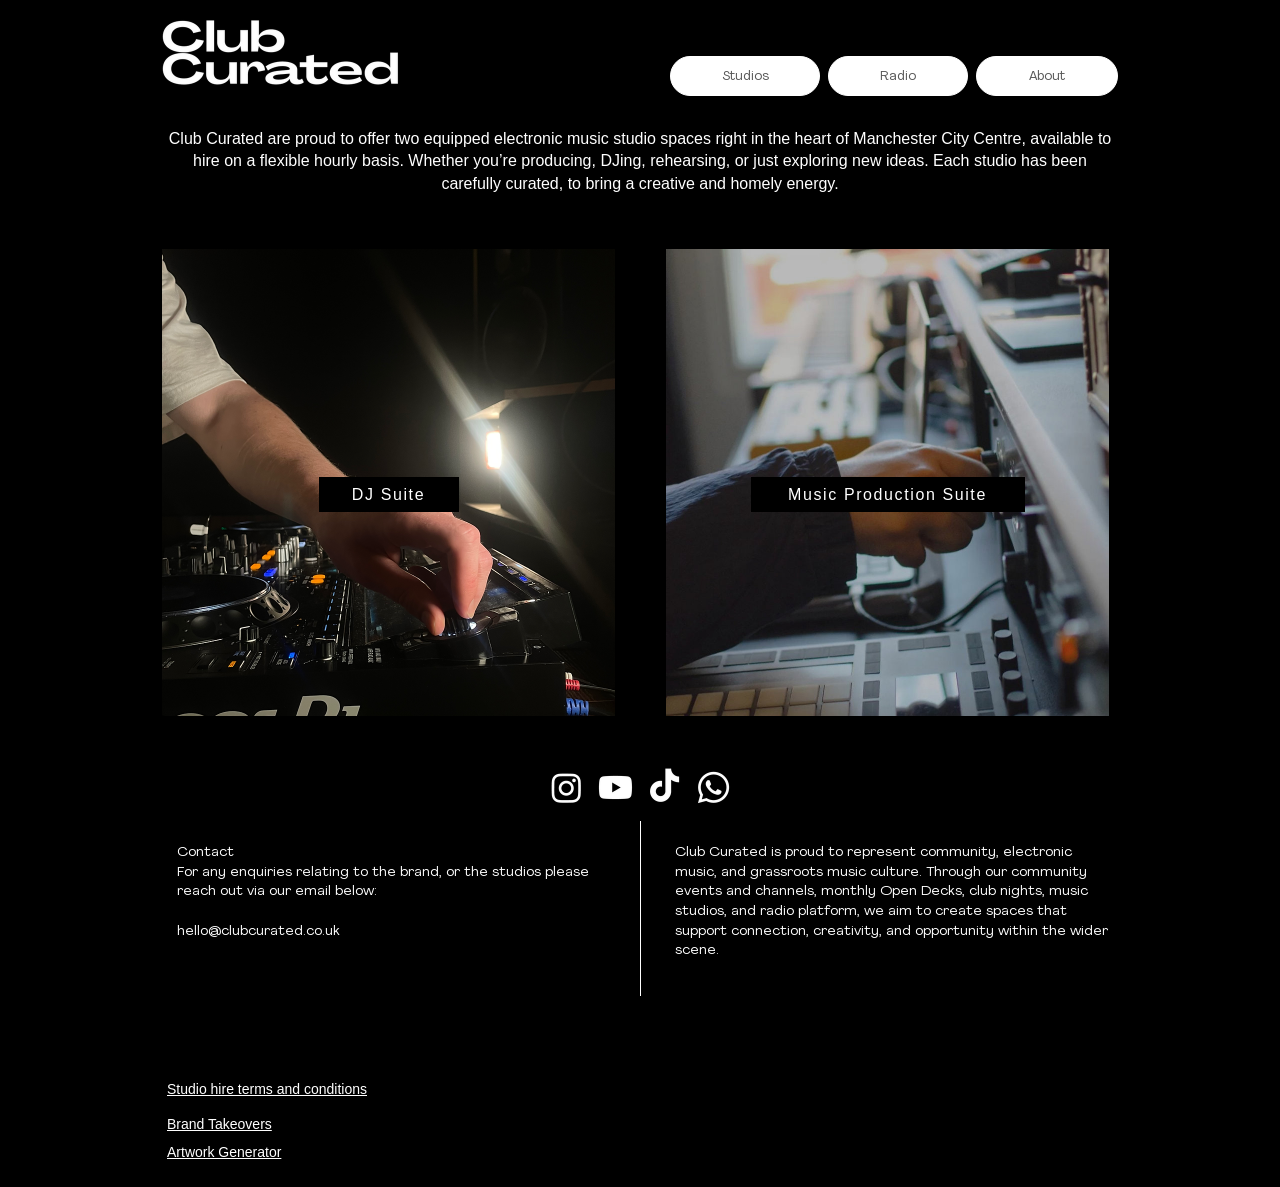
<file: studios.html>
<!DOCTYPE html>
<html lang="en">
<head>
<meta charset="utf-8">
<meta name="viewport" content="width=device-width, initial-scale=1">
<title>Studios | Club Curated</title>
<meta name="description" content="Two equipped electronic music studio spaces in the heart of Manchester City Centre, available to hire by the hour.">
<meta property="og:title" content="Studios | Club Curated">
<meta property="og:site_name" content="Club Curated">
<meta property="og:type" content="website">
<link rel="icon" href="assets/img/logo.png">
<link rel="preload" href="assets/fonts/cc-1.woff2" as="font" type="font/woff2" crossorigin>
<link rel="stylesheet" href="assets/css/style.css">
</head>
<body>
<header class="site-header">
  <div class="wrap header-in">
    <a class="logo" href="index.html" aria-label="Club Curated – home"><img src="assets/img/logo.png" alt="Club Curated" width="243" height="68"></a>
    <nav class="nav" aria-label="Site">
      <div class="nav-item has-sub">
        <a class="pill" href="studios.html" aria-current="page">Studios</a>
        <div class="sub"><a class="pill outline" href="dj-studio.html">DJ Studio</a><a class="pill outline" href="music-production.html">Music Production</a></div>
      </div>
      <div class="nav-item"><a class="pill" href="index.html">Radio</a></div>
      <div class="nav-item"><a class="pill" href="about.html">About</a></div>
    </nav>
  </div>
</header>
<main>

<section class="wrap" style="padding:21px 14px 30px">
  <p class="helv center" style="font-size:16px;line-height:22.4px">Club Curated are proud to offer two equipped electronic music studio spaces right in the heart of Manchester City Centre, available to hire on a flexible hourly basis. Whether you’re producing, DJing, rehearsing, or just exploring new ideas. Each studio has been carefully curated, to bring a creative and homely energy.</p>
</section>
<section class="wrap studios-duo">
  <a class="tile" href="dj-studio.html" style="width:453px"><img src="assets/img/studios-dj.png" alt="DJ Suite" width="453" height="467"><span class="btn-black" style="width:140px">DJ Suite</span></a>
  <a class="tile" href="music-production.html" style="width:443px"><img src="assets/img/studios-production.jpg" alt="Music Production Suite" width="443" height="467"><span class="btn-black" style="width:274px">Music Production Suite</span></a>
</section>

</main>
<footer class="site-footer">
  <div class="wrap">
    <div class="social">
      <a href="https://www.instagram.com/club.curated/" target="_blank" rel="noopener"><img src="assets/img/icon-instagram.png" alt="Instagram" width="39" height="39"></a>
      <a href="https://www.youtube.com/@clubcultureradio" target="_blank" rel="noopener"><img src="assets/img/icon-youtube.png" alt="Youtube" width="39" height="39"></a>
      <a href="https://www.tiktok.com/@clubcurateduk" target="_blank" rel="noopener"><img src="assets/img/icon-tiktok.png" alt="TikTok" width="39" height="39"></a>
      <a href="https://chat.whatsapp.com/BN3gUp1y9rXGpGWtrrthzJ?mode=gi_t" target="_blank" rel="noopener"><img src="assets/img/icon-whatsapp.png" alt="Whatsapp" width="39" height="39"></a>
    </div>
    <div class="foot-cols">
      <div class="foot-col">
        <p>Contact</p>
        <p>For any enquiries relating to the brand, or the studios please reach out via our email below:</p>
        <p>&nbsp;</p>
        <p><a href="mailto:hello@clubcurated.co.uk">hello@clubcurated.co.uk</a></p>
      </div>
      <div class="foot-col">
        <p>Club Curated is proud to represent community, electronic music, and grassroots music culture. Through our community events and channels, monthly Open Decks, club nights, music studios, and radio platform, we aim to create spaces that support connection, creativity, and opportunity within the wider scene.</p>
      </div>
    </div>
    <ul class="foot-links">
      <li><a href="studio-terms-and-conditions.html">Studio hire terms and conditions</a></li>
      <li><a href="brand-takeovers.html">Brand Takeovers</a></li>
      <li><a href="generate-artwork.html">Artwork Generator</a></li>
    </ul>
  </div>
</footer>
<script src="assets/js/site.js" defer></script>
</body>
</html>
</file>
<file: assets/css/style.css>
/* Club Curated – static rebuild. Fonts are the brand fonts uploaded to the original site. */
@font-face{font-family:"CC One";src:url(../fonts/cc-1.woff2) format("woff2");font-display:swap}
@font-face{font-family:"CC Two";src:url(../fonts/cc-2.woff2) format("woff2");font-display:swap}
@font-face{font-family:"CC Condensed";src:url(../fonts/cc-3.woff2) format("woff2");font-display:swap}
@font-face{font-family:"CC Display";src:url(../fonts/cc-4.woff2) format("woff2");font-display:swap}
@font-face{font-family:"CC Bold";src:url(../fonts/cc-5.woff2) format("woff2");font-display:swap}

:root{
  --f1:"CC One",Helvetica,Arial,sans-serif;
  --f2:"CC Two",Helvetica,Arial,sans-serif;
  --f3:"CC Condensed","Arial Narrow",Helvetica,Arial,sans-serif;
  --f4:"CC Display",Helvetica,Arial,sans-serif;
  --f5:"CC Bold",Helvetica,Arial,sans-serif;
  --helv:"Helvetica Neue",Helvetica,Arial,sans-serif;
  --w:980px;
}
*,*::before,*::after{box-sizing:border-box}
html{scroll-behavior:smooth;-webkit-text-size-adjust:100%}
body{margin:0;background:#000;color:#fff;font:16px/1.4 var(--helv);-webkit-font-smoothing:antialiased}
h1,h2,h3,p,ul,table{margin:0;padding:0}
img,video,iframe{display:block;max-width:100%}
img{height:auto}
a{color:inherit;text-decoration:none}
button{font:inherit;color:inherit;background:none;border:0;padding:0;cursor:pointer}
:focus-visible{outline:2px solid #fff;outline-offset:2px}
.acc-head:focus-visible,.pill:focus-visible,.btn-white:focus-visible{outline-color:#3b82f6}
[hidden]{display:none!important}

.wrap{width:100%;max-width:var(--w);margin:0 auto}
.center{text-align:center}
.f1{font-family:var(--f1)}.f2{font-family:var(--f2)}.f4{font-family:var(--f4);font-weight:400}.helv{font-family:var(--helv)}

/* ---------- header ---------- */
.site-header{position:sticky;top:0;z-index:50;background:#000;height:107px}
.header-in{position:relative;height:107px}
.logo{position:absolute;left:11px;top:19px}
.logo img{width:243px;height:68px;object-fit:contain}
.nav{position:absolute;right:12px;top:56px;display:flex;gap:8px}
.nav-item{position:relative}
.pill{display:flex;align-items:center;justify-content:center;height:40px;border-radius:100px;background:#fff;border:1px solid #fff;color:#595959;font:14px var(--f1);white-space:nowrap;transition:background .2s,color .2s}
.nav-item:nth-child(1)>.pill{width:150px}
.nav-item:nth-child(2)>.pill{width:140px}
.nav-item:nth-child(3)>.pill{width:142px}
.pill:hover{color:#000}
.sub{position:absolute;left:0;top:100%;width:448px;padding:20px 11px 8px;display:flex;gap:8px;visibility:hidden;opacity:0;transition:opacity .15s}
.sub::before{content:"";position:absolute;inset:11px 0 0 0;background:#fff;border-radius:12px;z-index:-1}
.has-sub:hover .sub,.has-sub:focus-within .sub{visibility:visible;opacity:1}
.pill.outline{width:137px;border-color:#595959;color:#000}
.pill.outline:hover{background:#000;color:#fff;border-color:#000}

/* ---------- full-width media strips ---------- */
.strip{position:relative;overflow:hidden;display:flex;align-items:center;justify-content:center;background:#111}
.strip-media{position:absolute;inset:0;width:100%;height:100%;max-width:none;object-fit:cover}
.btn-white{position:relative;display:flex;align-items:center;justify-content:center;max-width:calc(100% - 32px);background:#fff;color:#000;text-align:center;transition:background .2s,color .2s}
.btn-white:hover{background:#000;color:#fff}

/* ---------- home ---------- */
.home-duo{display:flex;gap:127px;padding:14px 0 28px 42px}
.home-duo img{width:383px;height:511px;object-fit:cover}

/* ---------- FAQ ---------- */
.faq-title{font:400 31px/37.2px var(--f3)}
.faq-tabs{display:flex;margin:38px 0 26px;overflow-x:auto;scrollbar-width:none}
.faq-tabs::-webkit-scrollbar{display:none}
.faq-tab{flex:none;padding:0 29px 10px;font:16px/24px var(--f1);color:#fff;white-space:nowrap;border-bottom:2px solid transparent}
.faq-tab[aria-selected=true]{border-bottom-color:#fff}
.split-faq .faq-tab{padding:0 15px 10px}
.acc{background:#fff;color:#000;border:1px solid #fff;margin-bottom:12px}
.acc:last-child{margin-bottom:0}
.acc-head{display:flex;align-items:center;justify-content:space-between;gap:16px;width:100%;min-height:72px;padding:12px 24px;text-align:left;color:#000}
.acc-head h3{font:400 14px/19.6px var(--f1)}
.chev{flex:none;width:21px;height:21px;transition:transform .2s}
.acc-head[aria-expanded=true] .chev{transform:rotate(180deg)}
.acc-body{padding:0 24px 26px;font:14px/1.5 var(--helv)}
.acc-body a{text-decoration:underline}

/* ---------- youtube ---------- */
.yt{width:100%;margin:0 auto;background:#111}
.yt iframe{width:100%;height:100%;border:0}

/* ---------- getting to the studio ---------- */
.travel{padding:33px 0 15px}
.travel-title{font:400 56px/1 var(--f2);text-align:center;margin-bottom:28px}
.travel-grid{display:grid;grid-template-columns:repeat(6,1fr);border-top:1px solid #fff;border-left:1px solid #fff}
.cell{border-right:1px solid #fff;border-bottom:1px solid #fff;padding:16px 17px 10px;font:16px/28.8px var(--helv)}
.cell.c3{grid-column:span 2;min-height:219px}
.cell.c2{grid-column:span 3;min-height:209px}
.cell h3{font:400 26px/30px var(--helv);margin-bottom:14px}
.bus{border-collapse:collapse;margin-top:14px}
.bus td{padding:0}
.bus td:first-child{width:113px}
.map{width:100%;height:315px;border:0;filter:grayscale(1)}

/* ---------- studios ---------- */
.studios-duo{display:flex;gap:51px;padding:24px 0 25px 12px}
.tile{position:relative;display:flex;align-items:center;justify-content:center;height:467px;overflow:hidden}
.tile img{position:absolute;inset:0;width:100%;height:100%;object-fit:cover;transition:transform .4s}
.tile:hover img{transform:scale(1.03)}
.btn-black{position:relative;top:12px;display:flex;align-items:center;justify-content:center;height:35px;background:#000;color:#fff;font:16px var(--helv);letter-spacing:1.6px;transition:background .2s,color .2s}
.tile:hover .btn-black{background:#fff;color:#000}

/* ---------- split (image + FAQ) ---------- */
.split{display:flex;align-items:flex-start}
.split-img{flex:none;object-fit:cover}

/* ---------- gallery ---------- */
.gallery{position:relative}
.gallery-track{display:flex;gap:10px;overflow-x:auto;scroll-snap-type:x proximity;scrollbar-width:none}
.gallery-track::-webkit-scrollbar{display:none}
.gallery-track img{flex:none;width:375px;height:500px;object-fit:cover;scroll-snap-align:center}
.gal-btn{position:absolute;top:50%;margin-top:-20px;width:40px;height:40px;border-radius:50%;background:#fff;display:flex;align-items:center;justify-content:center;box-shadow:0 1px 4px rgba(0,0,0,.3)}
.gal-btn svg{width:10px;height:17px;fill:#000}
.gal-btn.next{right:8px}
.gal-btn.prev{left:8px}
.gal-btn.prev svg{transform:scaleX(-1)}

/* ---------- about ---------- */
.about{padding:15px 0 154px}
.enq{text-align:right;padding-right:12px;font-size:16px;line-height:22.4px}
.press{display:grid;grid-template-columns:316px 316px 310px;gap:16px 15px;margin-top:-8px}
.press-card{display:flex;flex-direction:column;background:#fff;color:#000;padding:7px 6px 6px}
.pc-title{font:italic 400 24px/24.5px var(--f4)}
.pc-body{font:13px/21.6px var(--f2);margin-top:8px}
.pc-src{font:italic 700 16px/21.6px var(--f2);margin-top:auto;padding-top:14px}
.collabs{display:flex;align-items:center;justify-content:space-between;padding:22px 44px 0 32px}
.collabs img{object-fit:contain}

/* ---------- terms ---------- */
.terms{padding:16px 12px 70px;font-size:16px;line-height:22.4px}
.terms h1{font:700 40px/56px var(--helv);padding-left:74px}
.terms hr{border:0;border-top:1px solid #fff;margin:32px 0 22px}
.terms .lead{font:700 22px/30.8px var(--f5)}
.terms-body{margin-top:76px}
.terms-body h2{font:700 16px/22.4px var(--helv);margin:49px 0 22px}
.terms-body h2:first-child{margin-top:0}
.terms-body p{margin-bottom:22px}
.terms-body a{text-decoration:underline}

/* ---------- brand takeovers ---------- */
.takeover{padding:28px 0 52px;font-size:16px;line-height:22.4px}
.tk-col{max-width:750px;margin-left:113px}
.tk-col h3{font:italic 700 16px/22.4px var(--f1);margin:52px 0 25px}
.tk-col .dim{color:#c7c7c7}
.tk-col .dim a{text-decoration:underline}
.tk-cta{display:flex;align-items:center;justify-content:center;min-height:87px;padding:10px 20px;background:#fff;color:#000;font-size:25px;line-height:35px;text-align:center;transition:background .2s,color .2s}
.tk-cta:hover{background:#3b82f6;color:#fff}

/* ---------- artwork generator ---------- */
.artgen{width:948px;height:820px;border:0;margin:14px auto 0;background:#0a0a0a}

/* ---------- footer ---------- */
.site-footer{background:#000;padding:27px 0 24px}
.social{display:flex;justify-content:center;gap:10px;padding-right:1px}
.social img{width:39px;height:39px;transition:opacity .2s}
.social a:hover img{opacity:.7}
.foot-cols{display:grid;grid-template-columns:1fr 1fr;margin-top:14px;font:14px/19.6px var(--f2)}
.foot-col{padding:22px 40px 0 27px;min-height:175px}
.foot-col+.foot-col{border-left:1px solid #fff;padding-left:34px;padding-right:18px}
.foot-col a:hover,.foot-links a:hover{opacity:.7}
.foot-links{list-style:none;margin-top:84px;padding-left:17px;font:14px/19.6px var(--helv)}
.foot-links li{margin-bottom:9px}
.foot-links li:last-child{margin-bottom:0}
.foot-links li:first-child{margin-bottom:15px}
.foot-links a{text-decoration:underline}

/* ---------- responsive ---------- */
@media (max-width:1010px){
  .wrap{padding-left:16px!important;padding-right:16px!important}
  .header-in{padding:0!important}
  .logo{left:16px}.nav{right:16px}
  .home-duo{gap:16px;justify-content:center}
  .home-duo img{width:calc(50% - 8px);height:auto;aspect-ratio:383/511}
  .studios-duo{gap:16px}
  .tile{flex:1;width:auto!important;height:auto;aspect-ratio:453/467}
  .split{gap:18px}
  .split-img{width:45%!important;height:auto!important;aspect-ratio:450/553}
  .split-faq{flex:1;width:auto!important;margin-left:0!important;min-width:0}
  .press{grid-template-columns:repeat(3,1fr)}
  .tk-col{margin-left:auto;margin-right:auto}
  .terms h1{padding-left:0}
  .artgen{width:100%}
  .collabs{padding-left:0;padding-right:0;gap:24px}
  .collabs img{min-width:0;flex:0 1 auto}
}
@media (max-width:720px){
  .site-header,.header-in{height:auto}
  .header-in{display:flex;flex-direction:column;align-items:center;gap:10px;padding:12px 0 12px!important}
  .logo,.nav{position:static}
  .logo img{width:172px;height:48px}
  .nav{gap:6px;width:100%;justify-content:center}
  .nav-item{flex:1;max-width:150px}
  .nav-item>.pill{width:100%!important}
  .sub{width:calc(100vw - 32px);max-width:448px}
  .strip .btn-white{font-size:16px!important;letter-spacing:1.4px!important}
  .home-duo,.studios-duo,.split{flex-direction:column;align-items:center}
  .home-duo img{width:100%;max-width:383px}
  .tile{width:100%!important;flex:none}
  .split-img{width:100%!important;max-width:456px}
  .split-faq{width:100%!important}
  .faq-title{font-size:27px;line-height:32px}
  .faq-tab{padding:0 14px 10px}
  .travel-title{font-size:36px}
  .travel-grid{grid-template-columns:1fr}
  .cell.c3,.cell.c2{grid-column:auto;min-height:0}
  .gallery-track img{width:72vw;height:auto;aspect-ratio:3/4}
  .press{grid-template-columns:1fr}
  .press-card{min-height:0!important}
  .enq{text-align:center;padding:0}
  .collabs{flex-direction:column;gap:28px}
  .about{padding-bottom:60px}
  .terms h1{font-size:28px;line-height:36px;margin-bottom:14px}
  .terms .lead{font-size:18px;line-height:26px}
  .takeover h2{font-size:26px!important;line-height:34px!important}
  .tk-cta{font-size:19px;line-height:27px}
  .foot-cols{grid-template-columns:1fr}
  .foot-col{padding:16px 0 0!important;min-height:0}
  .foot-col+.foot-col{border-left:0;border-top:1px solid #fff;margin-top:20px}
  .foot-links{margin-top:40px;padding-left:0}
  h1{overflow-wrap:anywhere}
}
@media (prefers-reduced-motion:reduce){
  *{transition:none!important;scroll-behavior:auto!important}
}
</file>
